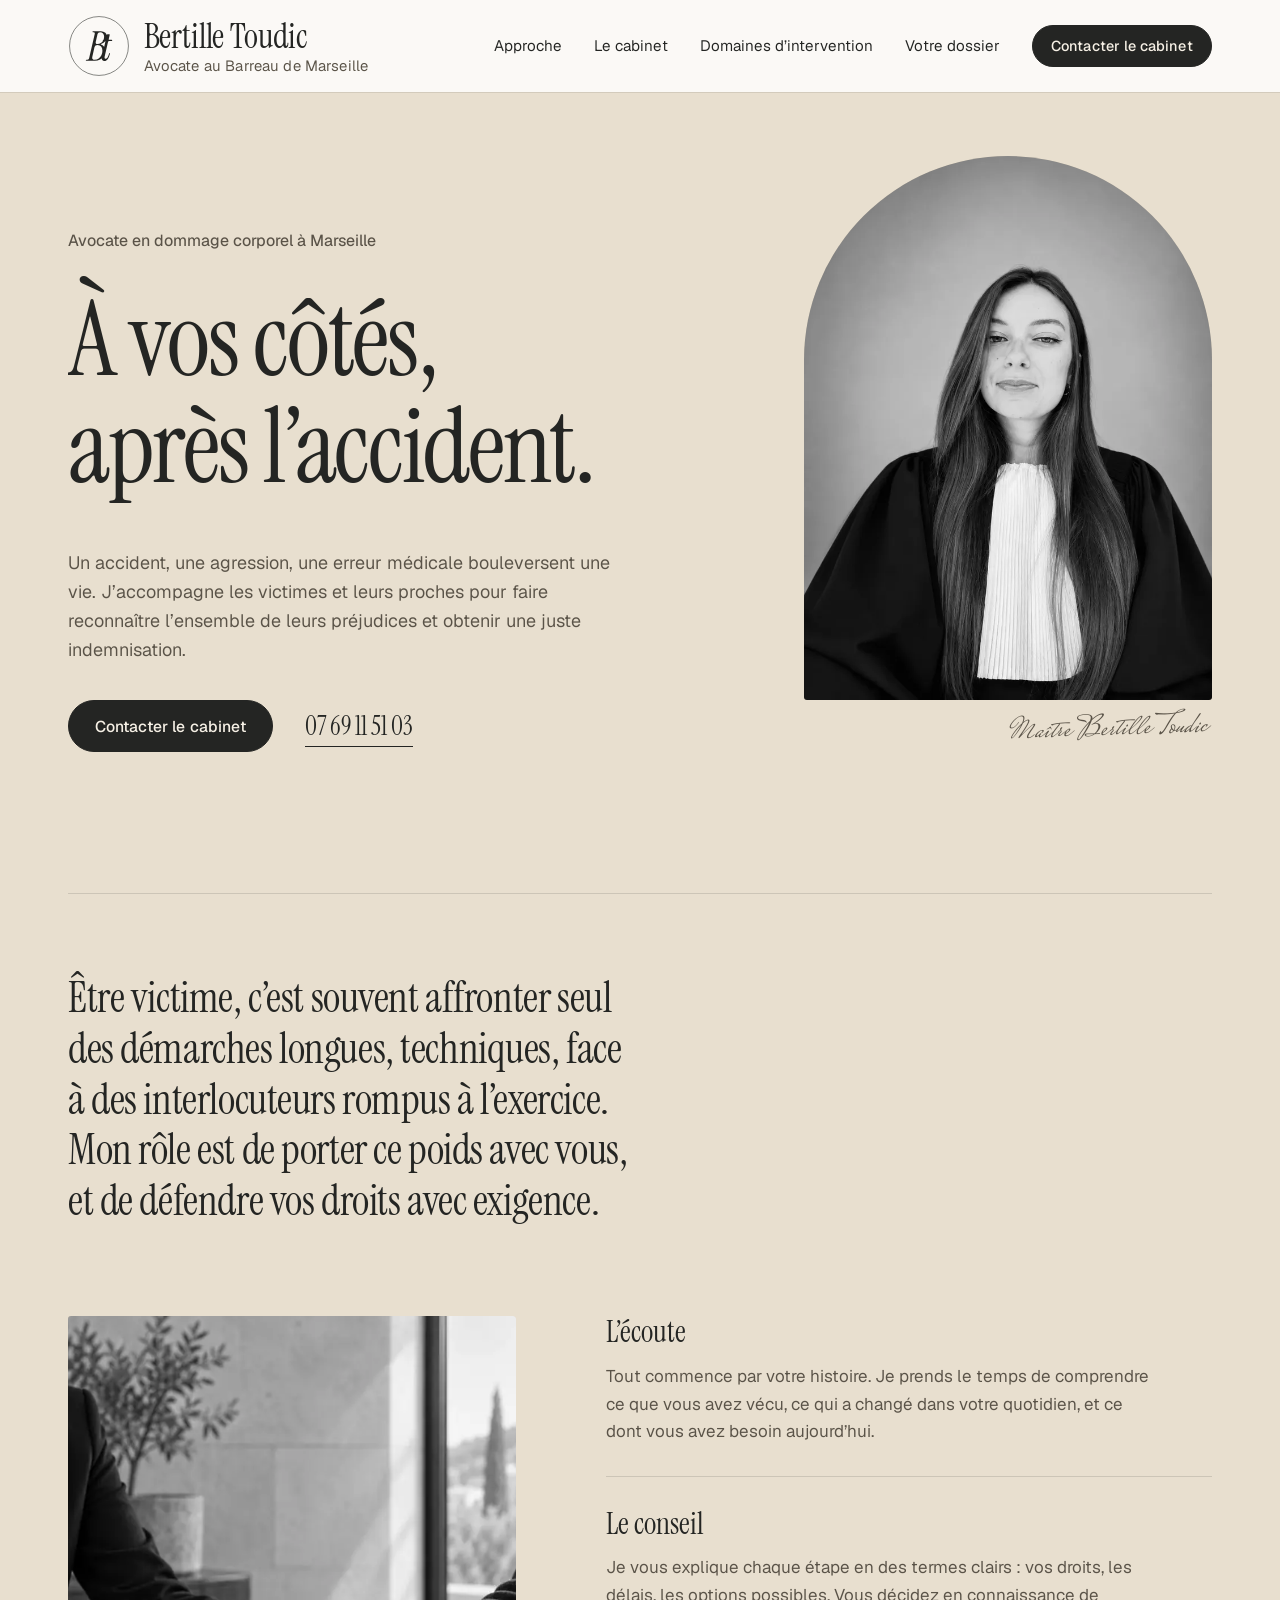
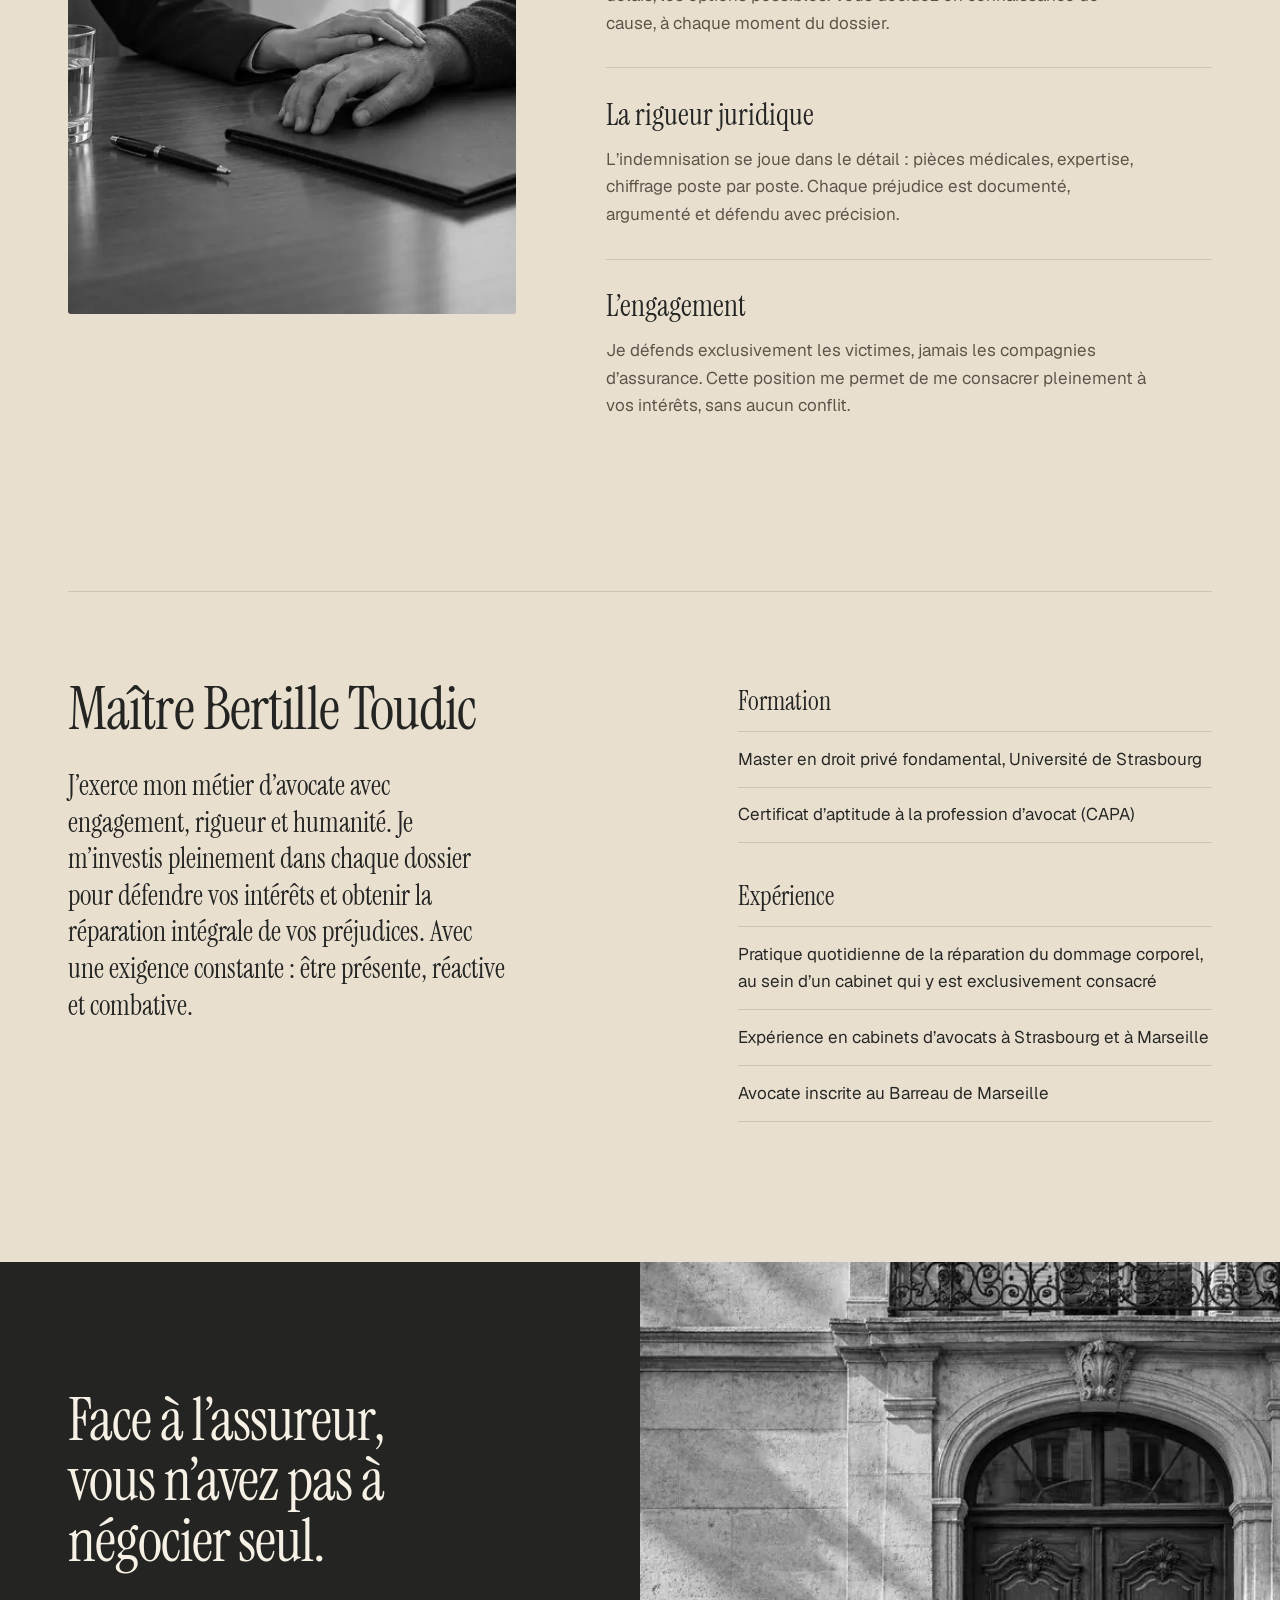
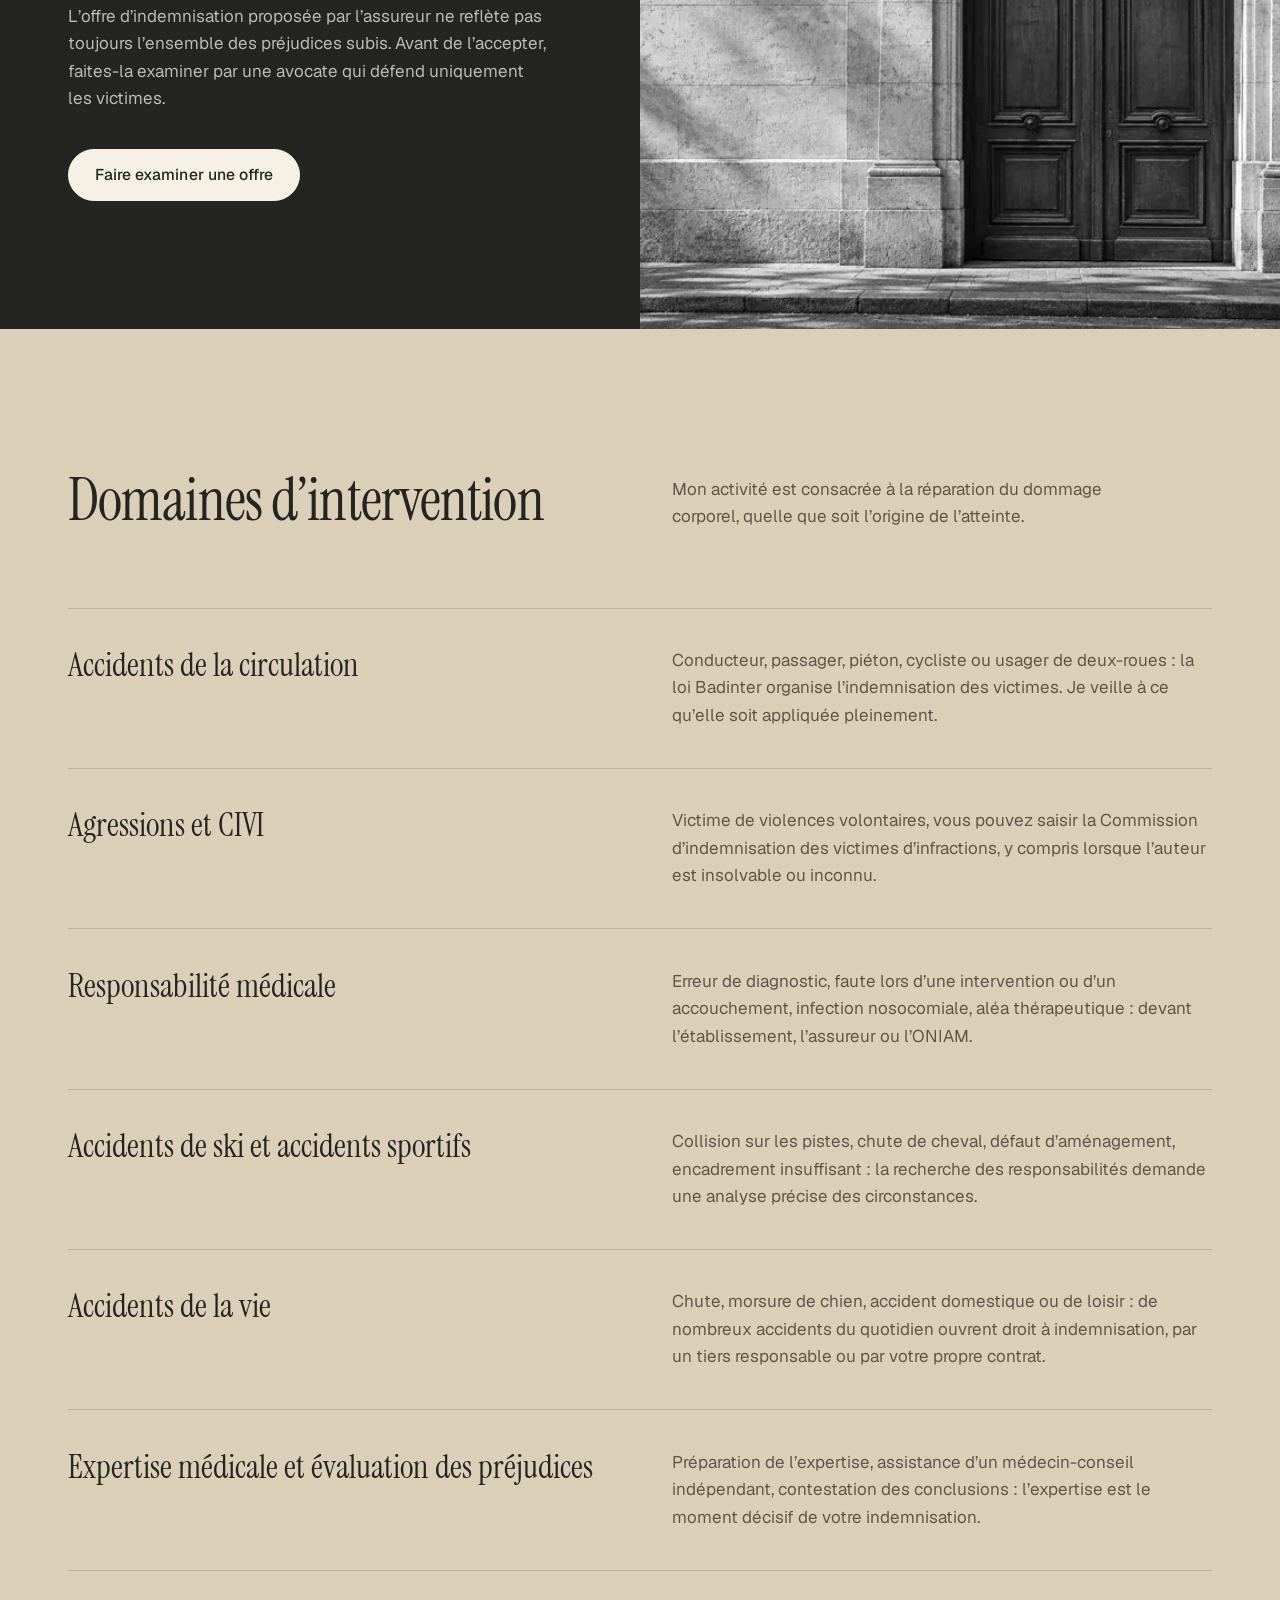
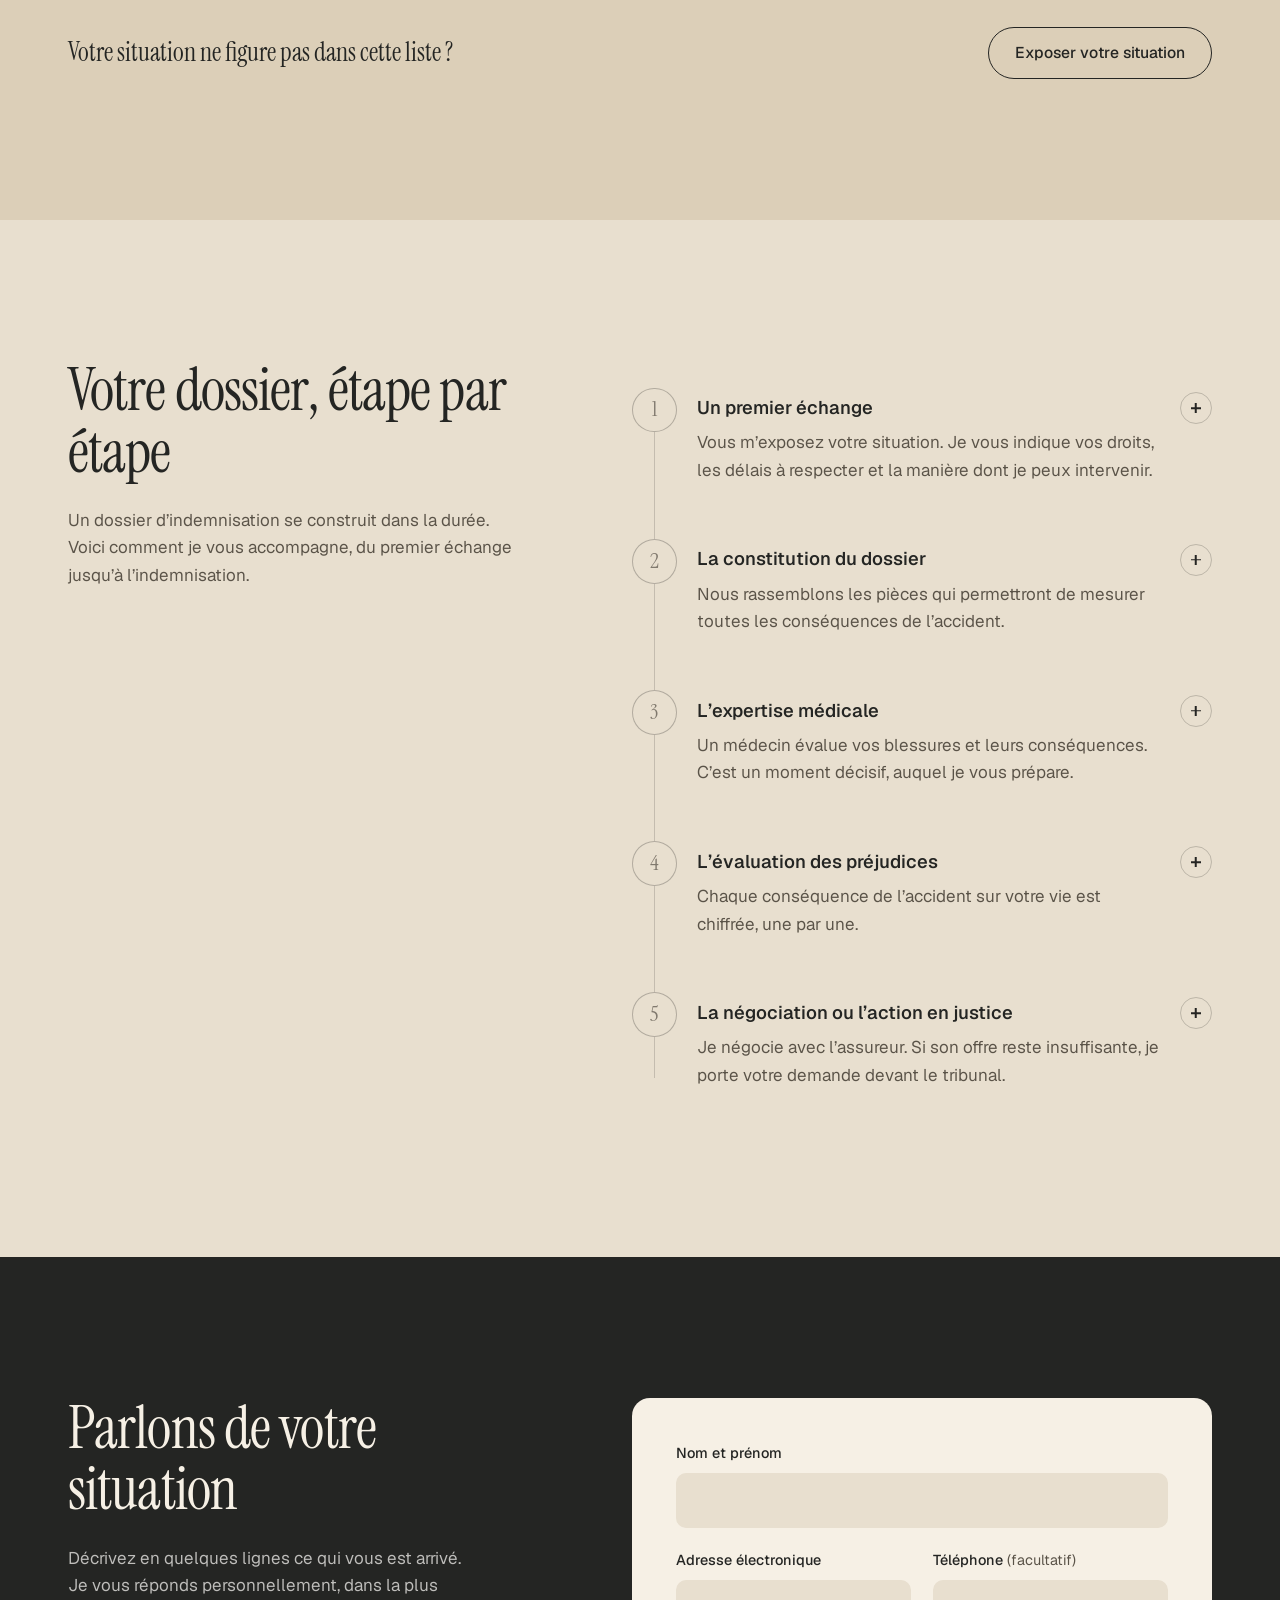
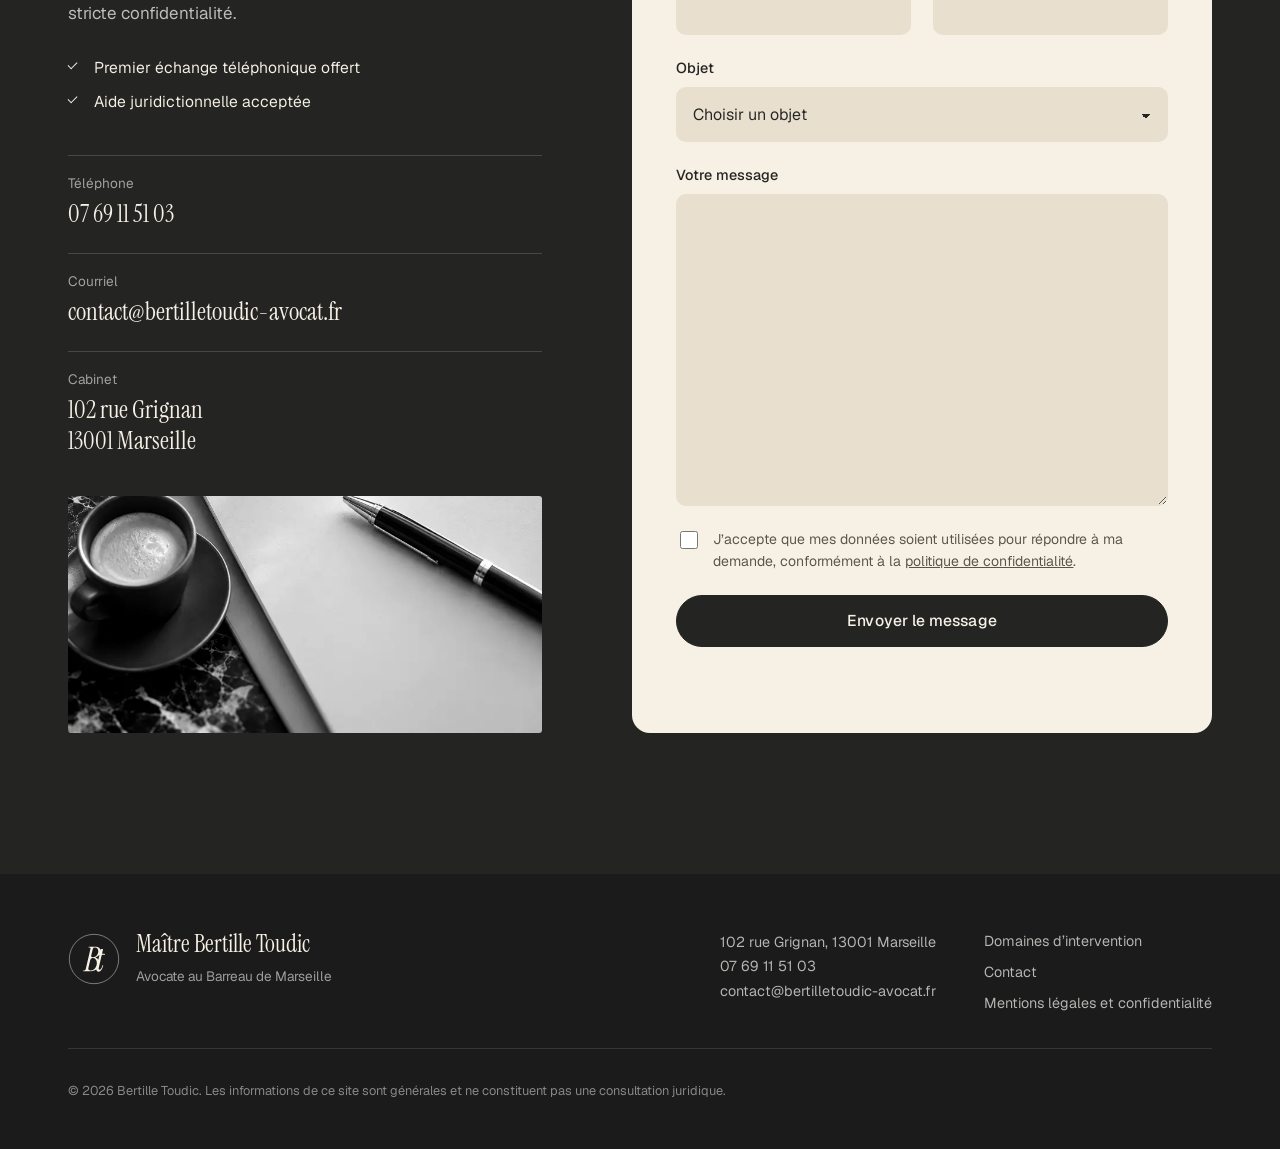
<file: index.html>
<!DOCTYPE html>
<html lang="fr">
<head>
  <meta charset="utf-8">
  <meta name="viewport" content="width=device-width, initial-scale=1">
  <meta name="theme-color" content="#fbfaf7">
  <title>Avocate en dommage corporel à Marseille | Me Bertille Toudic</title>
  <meta name="description" content="Maître Bertille Toudic, avocate au Barreau de Marseille, accompagne les victimes d’accidents de la route, d’agressions, d’accidents médicaux et d’accidents de la vie dans l’indemnisation de leur dommage corporel.">
  <link rel="canonical" href="https://www.bertilletoudic-avocat.fr/"><!-- À VALIDER : nom de domaine définitif -->
  <meta name="robots" content="noindex, nofollow"><!-- Phase de développement : à retirer à la mise en ligne -->

  <meta property="og:type" content="website">
  <meta property="og:locale" content="fr_FR">
  <meta property="og:title" content="Me Bertille Toudic, avocate en dommage corporel à Marseille">
  <meta property="og:description" content="Écoute, conseil et rigueur juridique au service des victimes et de leur indemnisation.">
  <meta property="og:image" content="assets/img/bertille-toudic-avocate-1200.jpg">

  <link rel="preload" href="assets/fonts/instrument-serif-latin-400-normal.woff2" as="font" type="font/woff2" crossorigin>
  <link rel="preload" href="assets/fonts/geist-latin-wght-normal.woff2" as="font" type="font/woff2" crossorigin>
  <link rel="icon" href="favicon.svg" type="image/svg+xml">
  <link rel="icon" href="favicon-32.png" sizes="32x32" type="image/png">
  <link rel="apple-touch-icon" href="apple-touch-icon.png">
  <link rel="stylesheet" href="assets/css/style.css?v=6">
  <script>document.documentElement.classList.add("js");</script>

  <script type="application/ld+json">
  {
    "@context": "https://schema.org",
    "@type": "LegalService",
    "name": "Maître Bertille Toudic, avocate",
    "description": "Avocate au Barreau de Marseille intervenant en réparation du dommage corporel et indemnisation des victimes.",
    "image": "assets/img/bertille-toudic-avocate-1200.jpg",
    "telephone": "+33769115103",
    "email": "contact@bertilletoudic-avocat.fr",
    "areaServed": { "@type": "City", "name": "Marseille" },
    "address": { "@type": "PostalAddress", "streetAddress": "102 rue Grignan", "postalCode": "13001", "addressLocality": "Marseille", "addressCountry": "FR" },
    "knowsAbout": ["Dommage corporel", "Accidents de la circulation", "Indemnisation des victimes d’agression (CIVI)", "Accidents de la vie", "Accidents de ski", "Responsabilité médicale", "Expertise médicale"],
    "employee": { "@type": "Person", "name": "Bertille Toudic", "jobTitle": "Avocate au Barreau de Marseille" }
  }
  </script>
</head>
<body>
  <a class="skip" href="#contenu">Aller au contenu</a>

  <header class="site-header" data-header>
    <div class="wrap header-inner">
      <a class="brand" href="#top" aria-label="Me Bertille Toudic, accueil">
        <svg class="brand-mark" viewBox="0 0 100 100" aria-hidden="true" focusable="false"><circle cx="50" cy="50" r="47.5" fill="none" stroke="currentColor" stroke-opacity=".55" stroke-width="1.6"/><path fill="currentColor" d="M29.57 73.76Q28.65 73.76 28.65 73.1Q28.65 72.37 29.97 72.18L31.29 71.98Q32.74 71.78 33.27 71.28Q33.8 70.79 34.13 69.4L43.1 30.6Q43.43 29.28 43.1 28.78Q42.77 28.29 41.45 28.02L40.13 27.76Q39.27 27.56 39.27 27.03Q39.27 26.24 40.46 26.24H53.07Q57.49 26.24 60.26 28.68Q63.03 31.12 63.03 35.02Q63.03 38.71 60.39 42.01Q57.75 45.31 53.33 46.83Q53 46.9 53 47.13Q53 47.36 53.33 47.49Q56.77 48.75 58.55 51.52Q60.33 54.29 60.33 57.99Q60.33 62.34 58.02 65.94Q55.71 69.54 51.78 71.65Q47.86 73.76 43.04 73.76ZM47.66 46.63Q50.56 46.63 52.97 45.12Q55.38 43.6 56.83 40.99Q58.28 38.38 58.28 35.28Q58.28 31.78 56.53 29.84Q54.78 27.89 51.68 27.89Q48.25 27.89 47.66 30.53L44.82 43Q44.36 44.98 45.02 45.81Q45.68 46.63 47.66 46.63ZM43.23 72.11Q46.73 72.11 49.5 70.23Q52.28 68.35 53.89 65.05Q55.51 61.75 55.51 57.66Q55.51 53.17 53.43 50.73Q51.35 48.28 47.59 48.28Q43.5 48.28 42.77 51.78L39.14 67.56Q38.09 72.11 43.23 72.11ZM58.74 74.35Q56.5 74.35 55.25 72.57Q53.99 70.79 54.85 66.83L60.33 42.94Q60.53 41.95 59.54 41.95H57.03Q56.1 41.95 56.1 41.09Q56.1 40.63 56.44 40.36Q56.77 40.1 57.23 40.1H59.6Q61.12 40.1 61.38 38.71L62.97 31.65Q63.17 30.93 63.89 30.93H66.6Q67.52 30.93 67.33 31.78L65.67 39.11Q65.48 40.1 66.47 40.1H70.23Q71.35 40.1 71.35 40.96Q71.35 41.95 69.97 41.95H66.4Q64.95 41.95 64.62 43.33L59.07 67.49Q58.74 68.94 59.17 69.77Q59.6 70.59 60.66 70.59Q62.18 70.59 63.46 68.88Q64.75 67.16 66.2 62.34Q66.47 61.48 67.06 61.48Q67.52 61.48 67.66 61.88Q67.79 62.28 67.46 63.33Q66.2 67.82 64.72 70.2Q63.23 72.57 61.72 73.46Q60.2 74.35 58.74 74.35Z"/></svg>
        <span class="brand-text"><span class="brand-name">Bertille Toudic</span>
        <span class="brand-role">Avocate au Barreau de Marseille</span></span>
      </a>
      <nav class="nav" aria-label="Navigation principale">
        <button class="nav-toggle" type="button" aria-expanded="false" aria-controls="menu" data-nav-toggle>
          <span class="sr-only">Ouvrir le menu</span><span class="nav-toggle-bar"></span>
        </button>
        <ul id="menu" class="nav-list" data-nav-list>
          <li><a href="#approche">Approche</a></li>
          <li><a href="#a-propos">Le cabinet</a></li>
          <li><a href="#domaines">Domaines d’intervention</a></li>
          <li><a href="#methode">Votre dossier</a></li>
          <li class="nav-cta"><a class="btn btn-small" href="#contact">Contacter le cabinet</a></li>
        </ul>
      </nav>
    </div>
  </header>

  <main id="contenu">
    <!-- HERO -->
    <section class="hero" id="top">
      <div class="wrap hero-grid">
        <div class="hero-text">
          <h1>
            <span class="hero-kicker">Avocate en dommage corporel à Marseille</span>
            <span class="hero-title"><span class="line"><span>À vos côtés,</span></span><span class="line"><span>après l’accident.</span></span></span>
          </h1>
          <p class="hero-lede">Un accident, une agression, une erreur médicale bouleversent une vie. J’accompagne les victimes et leurs proches pour faire reconnaître l’ensemble de leurs préjudices et obtenir une juste indemnisation.</p>
          <div class="hero-actions">
            <a class="btn" href="#contact">Contacter le cabinet</a>
            <a class="link-phone" href="tel:+33769115103">07 69 11 51 03</a>
          </div>
        </div>
        <figure class="hero-portrait">
          <div class="portrait-frame">
            <picture>
              <source type="image/webp" srcset="assets/img/bertille-toudic-avocate-720.webp 720w, assets/img/bertille-toudic-avocate-1200.webp 1200w" sizes="(min-width: 960px) 40vw, 90vw">
              <img src="assets/img/bertille-toudic-avocate-1200.jpg" srcset="assets/img/bertille-toudic-avocate-720.jpg 720w, assets/img/bertille-toudic-avocate-1200.jpg 1200w" sizes="(min-width: 960px) 40vw, 90vw" width="1200" height="1600" alt="Portrait de Maître Bertille Toudic en robe d’avocate" fetchpriority="high">
            </picture>
          </div>
          <figcaption><span class="signature">Maître Bertille Toudic</span></figcaption>
        </figure>
      </div>
    </section>

    <!-- APPROCHE -->
    <section class="section approach" id="approche" aria-labelledby="approche-titre">
      <div class="wrap">
        <h2 id="approche-titre" class="statement reveal">Être victime, c’est souvent affronter seul des démarches longues, techniques, face à des interlocuteurs rompus à l’exercice. Mon rôle est de porter ce poids avec vous, et de défendre vos droits avec exigence.</h2>


        <div class="approach-body">
          <figure class="approach-photo reveal">
            <picture>
              <source type="image/webp" srcset="assets/img/soutien-640.webp 640w, assets/img/soutien-1024.webp 1024w" sizes="(min-width: 900px) 40vw, 92vw">
              <img src="assets/img/soutien-1024.jpg" srcset="assets/img/soutien-640.jpg 640w, assets/img/soutien-1024.jpg 1024w" sizes="(min-width: 900px) 40vw, 92vw" width="1024" height="1280" alt="Au cabinet, l’avocate pose une main rassurante sur celle de son client, posée sur un dossier" loading="lazy" decoding="async">
            </picture>
          </figure>
        <div class="values">
          <article class="value reveal">
            <h3>L’écoute</h3>
            <p>Tout commence par votre histoire. Je prends le temps de comprendre ce que vous avez vécu, ce qui a changé dans votre quotidien, et ce dont vous avez besoin aujourd’hui.</p>
          </article>
          <article class="value reveal">
            <h3>Le conseil</h3>
            <p>Je vous explique chaque étape en des termes clairs : vos droits, les délais, les options possibles. Vous décidez en connaissance de cause, à chaque moment du dossier.</p>
          </article>
          <article class="value reveal">
            <h3>La rigueur juridique</h3>
            <p>L’indemnisation se joue dans le détail : pièces médicales, expertise, chiffrage poste par poste. Chaque préjudice est documenté, argumenté et défendu avec précision.</p>
          </article>
          <article class="value reveal">
            <h3>L’engagement</h3>
            <p>Je défends exclusivement les victimes, jamais les compagnies d’assurance. Cette position me permet de me consacrer pleinement à vos intérêts, sans aucun conflit.</p>
          </article>
        </div>
        </div>
      </div>
    </section>

    <!-- À PROPOS -->
    <section class="section about" id="a-propos" aria-labelledby="apropos-titre">
      <div class="wrap about-grid">
        <div class="about-text reveal">
          <h2 id="apropos-titre">Maître Bertille Toudic</h2>
          <p class="about-lede">J’exerce mon métier d’avocate avec engagement, rigueur et humanité. Je m’investis pleinement dans chaque dossier pour défendre vos intérêts et obtenir la réparation intégrale de vos préjudices. Avec une exigence constante : être présente, réactive et combative.</p>
        </div>
        <div class="about-path reveal">
          <div class="cred">
            <p class="cred-title">Formation</p>
            <ul class="cred-list">
              <li>Master en droit privé fondamental, Université de Strasbourg</li>
              <li>Certificat d’aptitude à la profession d’avocat (CAPA)</li>
            </ul>
          </div>
          <div class="cred">
            <p class="cred-title">Expérience</p>
            <ul class="cred-list">
              <li>Pratique quotidienne de la réparation du dommage corporel, au sein d’un cabinet qui y est exclusivement consacré</li>
              <li>Expérience en cabinets d’avocats à Strasbourg et à Marseille</li>
              <li>Avocate inscrite au Barreau de Marseille</li>
            </ul>
          </div>
        </div>
      </div>
    </section>

    <!-- BANDEAU -->
    <section class="band" aria-label="Engagement du cabinet">
      <div class="band-inner reveal">
        <p class="band-quote">Face à l’assureur, vous n’avez pas à négocier seul.</p>
        <p class="band-text">L’offre d’indemnisation proposée par l’assureur ne reflète pas toujours l’ensemble des préjudices subis. Avant de l’accepter, faites-la examiner par une avocate qui défend uniquement les victimes.</p>
        <a class="btn btn-light" href="#contact" data-objet="Offre d’indemnisation de l’assureur">Faire examiner une offre</a>
      </div>
      <figure class="band-photo">
        <picture>
          <source type="image/webp" srcset="assets/img/porte-pierre-800.webp 800w, assets/img/porte-pierre-1280.webp 1280w" sizes="(min-width: 900px) 50vw, 100vw">
          <img src="assets/img/porte-pierre-1280.jpg" srcset="assets/img/porte-pierre-800.jpg 800w, assets/img/porte-pierre-1280.jpg 1280w" sizes="(min-width: 900px) 50vw, 100vw" width="1280" height="960" alt="Porte cochère cintrée dans une façade en pierre de taille" loading="lazy" decoding="async">
        </picture>
      </figure>
    </section>

    <!-- DOMAINES -->
    <section class="section domains" id="domaines" aria-labelledby="domaines-titre">
      <div class="wrap">
        <div class="section-head reveal">
          <h2 id="domaines-titre">Domaines d’intervention</h2>
          <p>Mon activité est consacrée à la réparation du dommage corporel, quelle que soit l’origine de l’atteinte.</p>
        </div>
        <ul class="domain-list">
          <li class="domain reveal">
            <h3>Accidents de la circulation</h3>
            <p>Conducteur, passager, piéton, cycliste ou usager de deux-roues : la loi Badinter organise l’indemnisation des victimes. Je veille à ce qu’elle soit appliquée pleinement.</p>
          </li>
          <li class="domain reveal">
            <h3>Agressions et CIVI</h3>
            <p>Victime de violences volontaires, vous pouvez saisir la Commission d’indemnisation des victimes d’infractions, y compris lorsque l’auteur est insolvable ou inconnu.</p>
          </li>
          <li class="domain reveal">
            <h3>Responsabilité médicale</h3>
            <p>Erreur de diagnostic, faute lors d’une intervention ou d’un accouchement, infection nosocomiale, aléa thérapeutique : devant l’établissement, l’assureur ou l’ONIAM.</p>
          </li>
          <li class="domain reveal">
            <h3>Accidents de ski et accidents sportifs</h3>
            <p>Collision sur les pistes, chute de cheval, défaut d’aménagement, encadrement insuffisant : la recherche des responsabilités demande une analyse précise des circonstances.</p>
          </li>
          <li class="domain reveal">
            <h3>Accidents de la vie</h3>
            <p>Chute, morsure de chien, accident domestique ou de loisir : de nombreux accidents du quotidien ouvrent droit à indemnisation, par un tiers responsable ou par votre propre contrat.</p>
          </li>
          <li class="domain reveal">
            <h3>Expertise médicale et évaluation des préjudices</h3>
            <p>Préparation de l’expertise, assistance d’un médecin-conseil indépendant, contestation des conclusions : l’expertise est le moment décisif de votre indemnisation.</p>
          </li>
        </ul>
        <div class="domains-cta reveal">
          <p>Votre situation ne figure pas dans cette liste ?</p>
          <a class="btn btn-ghost" href="#contact">Exposer votre situation</a>
        </div>
      </div>
    </section>

    <!-- MÉTHODE -->
    <section class="section method" id="methode" aria-labelledby="methode-titre">
      <div class="wrap method-grid">
        <div class="method-head reveal">
          <h2 id="methode-titre">Votre dossier, étape par étape</h2>
          <p>Un dossier d’indemnisation se construit dans la durée. Voici comment je vous accompagne, du premier échange jusqu’à l’indemnisation.</p>
        </div>
        <ol class="steps" data-steps>
          <li class="step reveal" data-step>
            <details>
              <summary>
                <span class="step-num" aria-hidden="true">1</span>
                <span class="step-head">
                  <h3>Un premier échange</h3>
                  <span class="step-sum">Vous m’exposez votre situation. Je vous indique vos droits, les délais à respecter et la manière dont je peux intervenir.</span>
                </span>
                <span class="step-toggle" aria-hidden="true"></span>
              </summary>
              <div class="step-body">
                <div class="roles">
                  <div class="role"><p class="role-who">Vous</p><p>Vous me racontez ce qui s’est passé, avec vos mots, et vous apportez les documents que vous avez déjà.</p></div>
                  <div class="role"><p class="role-who">Moi</p><p>Je vous écoute, je vous explique vos droits simplement et je vous remets une convention d’honoraires claire, avant tout engagement.</p></div>
                </div>
              </div>
            </details>
          </li>
          <li class="step reveal" data-step>
            <details>
              <summary>
                <span class="step-num" aria-hidden="true">2</span>
                <span class="step-head">
                  <h3>La constitution du dossier</h3>
                  <span class="step-sum">Nous rassemblons les pièces qui permettront de mesurer toutes les conséquences de l’accident.</span>
                </span>
                <span class="step-toggle" aria-hidden="true"></span>
              </summary>
              <div class="step-body">
                <div class="roles">
                  <div class="role"><p class="role-who">Vous</p><p>Vous réunissez les documents en votre possession.</p></div>
                  <div class="role"><p class="role-who">Moi</p><p>Je réclame les pièces qui manquent, comme votre dossier médical, et j’organise l’ensemble.</p></div>
                </div>
              </div>
            </details>
          </li>
          <li class="step reveal" data-step>
            <details>
              <summary>
                <span class="step-num" aria-hidden="true">3</span>
                <span class="step-head">
                  <h3>L’expertise médicale</h3>
                  <span class="step-sum">Un médecin évalue vos blessures et leurs conséquences. C’est un moment décisif, auquel je vous prépare.</span>
                </span>
                <span class="step-toggle" aria-hidden="true"></span>
              </summary>
              <div class="step-body">
                <div class="roles">
                  <div class="role"><p class="role-who">Vous</p><p>Vous vous rendez à l’expertise et vous décrivez honnêtement votre quotidien depuis l’accident.</p></div>
                  <div class="role"><p class="role-who">Moi</p><p>Je vous explique à l’avance comment elle se déroule. Le jour venu, je suis présente avec un médecin qui défend vos intérêts, puis je vérifie le rapport.</p></div>
                </div>
              </div>
            </details>
          </li>
          <li class="step reveal" data-step>
            <details>
              <summary>
                <span class="step-num" aria-hidden="true">4</span>
                <span class="step-head">
                  <h3>L’évaluation des préjudices</h3>
                  <span class="step-sum">Chaque conséquence de l’accident sur votre vie est chiffrée, une par une.</span>
                </span>
                <span class="step-toggle" aria-hidden="true"></span>
              </summary>
              <div class="step-body">
                <div class="roles">
                  <div class="role"><p class="role-who">Vous</p><p>Vous me signalez tout ce qui a changé : votre travail, vos loisirs, l’aide de vos proches.</p></div>
                  <div class="role"><p class="role-who">Moi</p><p>Je chiffre chaque préjudice et je rassemble les justificatifs.</p></div>
                </div>
                <div class="postes">
                  <p class="extra-title">Quelques exemples de préjudices indemnisables</p>
                  <ul>
                    <li><strong>Les souffrances endurées</strong><span>la douleur physique et morale subie</span></li>
                    <li><strong>Les pertes de revenus</strong><span>le salaire ou les revenus perdus</span></li>
                    <li><strong>Les frais restés à votre charge</strong><span>soins, déplacements, équipements</span></li>
                    <li><strong>L’aide d’une tierce personne</strong><span>l’aide apportée par un proche ou un professionnel</span></li>
                    <li><strong>Le déficit fonctionnel</strong><span>les gênes dans votre vie de tous les jours</span></li>
                    <li><strong>Le préjudice esthétique</strong><span>les cicatrices ou séquelles visibles</span></li>
                    <li><strong>Le préjudice d’agrément</strong><span>un sport ou un loisir que vous ne pouvez plus pratiquer</span></li>
                  </ul>
                  <p class="extra-note">Beaucoup de victimes découvrent qu’elles ont droit à bien plus que ce qu’elles imaginaient.</p>
                </div>
              </div>
            </details>
          </li>
          <li class="step reveal" data-step>
            <details>
              <summary>
                <span class="step-num" aria-hidden="true">5</span>
                <span class="step-head">
                  <h3>La négociation ou l’action en justice</h3>
                  <span class="step-sum">Je négocie avec l’assureur. Si son offre reste insuffisante, je porte votre demande devant le tribunal.</span>
                </span>
                <span class="step-toggle" aria-hidden="true"></span>
              </summary>
              <div class="step-body">
                <div class="roles">
                  <div class="role"><p class="role-who">Vous</p><p>Vous gardez la décision finale : aucune offre n’est acceptée sans votre accord.</p></div>
                  <div class="role"><p class="role-who">Moi</p><p>Je discute chaque montant avec l’assureur. Si nécessaire, je saisis le tribunal ou la commission compétente.</p></div>
                </div>
              </div>
            </details>
          </li>
        </ol>
      </div>
    </section>

    <!-- CONTACT -->
    <section class="contact" id="contact" aria-labelledby="contact-titre">
      <div class="wrap contact-grid">
        <div class="contact-info reveal">
          <h2 id="contact-titre">Parlons de votre situation</h2>
          <p>Décrivez en quelques lignes ce qui vous est arrivé. Je vous réponds personnellement, dans la plus stricte confidentialité.</p>
          <ul class="reassure">
            <li>Premier échange téléphonique offert</li>
            <li>Aide juridictionnelle acceptée</li>
          </ul>
          <dl class="coords">
            <div><dt>Téléphone</dt><dd><a href="tel:+33769115103">07 69 11 51 03</a></dd></div>
            <div><dt>Courriel</dt><dd><a href="mailto:contact@bertilletoudic-avocat.fr">contact@bertilletoudic-avocat.fr</a></dd></div>
            <div><dt>Cabinet</dt><dd>102 rue Grignan<br>13001 Marseille</dd></div>
          </dl>
        </div>

          <figure class="contact-photo reveal">
            <picture>
              <source type="image/webp" srcset="assets/img/cafe-entretien-800.webp 800w, assets/img/cafe-entretien-1172.webp 1172w" sizes="(min-width: 900px) 40vw, 92vw">
              <img src="assets/img/cafe-entretien-1172.jpg" srcset="assets/img/cafe-entretien-800.jpg 800w, assets/img/cafe-entretien-1172.jpg 1172w" sizes="(min-width: 900px) 40vw, 92vw" width="1172" height="642" alt="Une tasse de café et un stylo posés sur un dossier, sur une table en marbre" loading="lazy" decoding="async">
            </picture>
          </figure>
        <form class="form reveal" data-form novalidate>
          <div class="field">
            <label for="f-nom">Nom et prénom</label>
            <input id="f-nom" name="nom" type="text" autocomplete="name" required>
          </div>
          <div class="field-row">
            <div class="field">
              <label for="f-email">Adresse électronique</label>
              <input id="f-email" name="email" type="email" autocomplete="email" required>
            </div>
            <div class="field">
              <label for="f-tel">Téléphone <span class="optional">(facultatif)</span></label>
              <input id="f-tel" name="telephone" type="tel" autocomplete="tel">
            </div>
          </div>
          <div class="field">
            <label for="f-objet">Objet</label>
            <select id="f-objet" name="objet" required>
              <option value="">Choisir un objet</option>
              <option>Accident de la circulation</option>
              <option>Agression, saisine de la CIVI</option>
              <option>Responsabilité médicale</option>
              <option>Accident de ski ou accident sportif</option>
              <option>Accident de la vie</option>
              <option>Expertise médicale</option>
              <option>Offre d’indemnisation de l’assureur</option>
              <option>Autre demande</option>
            </select>
          </div>
          <div class="field field-message">
            <label for="f-message">Votre message</label>
            <textarea id="f-message" name="message" rows="5" required></textarea>
          </div>
          <div class="field-check">
            <input id="f-rgpd" name="consentement" type="checkbox" required>
            <label for="f-rgpd">J’accepte que mes données soient utilisées pour répondre à ma demande, conformément à la <a href="mentions-legales.html#donnees">politique de confidentialité</a>.</label>
          </div>
          <button class="btn btn-full" type="submit">Envoyer le message</button>
          <p class="form-status" role="status" aria-live="polite" data-form-status></p>
        </form>
      </div>
    </section>
  </main>

  <footer class="footer">
    <div class="wrap footer-inner">
      <div class="footer-brand"><svg class="footer-mark" viewBox="0 0 100 100" aria-hidden="true" focusable="false"><circle cx="50" cy="50" r="47.5" fill="none" stroke="currentColor" stroke-opacity=".55" stroke-width="1.6"/><path fill="currentColor" d="M29.57 73.76Q28.65 73.76 28.65 73.1Q28.65 72.37 29.97 72.18L31.29 71.98Q32.74 71.78 33.27 71.28Q33.8 70.79 34.13 69.4L43.1 30.6Q43.43 29.28 43.1 28.78Q42.77 28.29 41.45 28.02L40.13 27.76Q39.27 27.56 39.27 27.03Q39.27 26.24 40.46 26.24H53.07Q57.49 26.24 60.26 28.68Q63.03 31.12 63.03 35.02Q63.03 38.71 60.39 42.01Q57.75 45.31 53.33 46.83Q53 46.9 53 47.13Q53 47.36 53.33 47.49Q56.77 48.75 58.55 51.52Q60.33 54.29 60.33 57.99Q60.33 62.34 58.02 65.94Q55.71 69.54 51.78 71.65Q47.86 73.76 43.04 73.76ZM47.66 46.63Q50.56 46.63 52.97 45.12Q55.38 43.6 56.83 40.99Q58.28 38.38 58.28 35.28Q58.28 31.78 56.53 29.84Q54.78 27.89 51.68 27.89Q48.25 27.89 47.66 30.53L44.82 43Q44.36 44.98 45.02 45.81Q45.68 46.63 47.66 46.63ZM43.23 72.11Q46.73 72.11 49.5 70.23Q52.28 68.35 53.89 65.05Q55.51 61.75 55.51 57.66Q55.51 53.17 53.43 50.73Q51.35 48.28 47.59 48.28Q43.5 48.28 42.77 51.78L39.14 67.56Q38.09 72.11 43.23 72.11ZM58.74 74.35Q56.5 74.35 55.25 72.57Q53.99 70.79 54.85 66.83L60.33 42.94Q60.53 41.95 59.54 41.95H57.03Q56.1 41.95 56.1 41.09Q56.1 40.63 56.44 40.36Q56.77 40.1 57.23 40.1H59.6Q61.12 40.1 61.38 38.71L62.97 31.65Q63.17 30.93 63.89 30.93H66.6Q67.52 30.93 67.33 31.78L65.67 39.11Q65.48 40.1 66.47 40.1H70.23Q71.35 40.1 71.35 40.96Q71.35 41.95 69.97 41.95H66.4Q64.95 41.95 64.62 43.33L59.07 67.49Q58.74 68.94 59.17 69.77Q59.6 70.59 60.66 70.59Q62.18 70.59 63.46 68.88Q64.75 67.16 66.2 62.34Q66.47 61.48 67.06 61.48Q67.52 61.48 67.66 61.88Q67.79 62.28 67.46 63.33Q66.2 67.82 64.72 70.2Q63.23 72.57 61.72 73.46Q60.2 74.35 58.74 74.35Z"/></svg><p class="footer-name">Maître Bertille Toudic<br><span>Avocate au Barreau de Marseille</span></p></div>
      <address class="footer-coords">
        102 rue Grignan, 13001 Marseille<br>
        <a href="tel:+33769115103">07 69 11 51 03</a><br>
        <a href="mailto:contact@bertilletoudic-avocat.fr">contact@bertilletoudic-avocat.fr</a>
      </address>
      <ul class="footer-links">
        <li><a href="#domaines">Domaines d’intervention</a></li>
        <li><a href="#contact">Contact</a></li>
        <li><a href="mentions-legales.html">Mentions légales et confidentialité</a></li>
      </ul>
      <p class="footer-copy">© 2026 Bertille Toudic. Les informations de ce site sont générales et ne constituent pas une consultation juridique.</p>
    </div>
  </footer>

  <!-- Barre de contact mobile -->
  <div class="mobile-bar" data-mobile-bar>
    <a href="tel:+33769115103">Appeler</a>
    <a href="#contact">Écrire</a>
  </div>

  <script src="assets/js/main.js" defer></script>
</body>
</html>
</file>
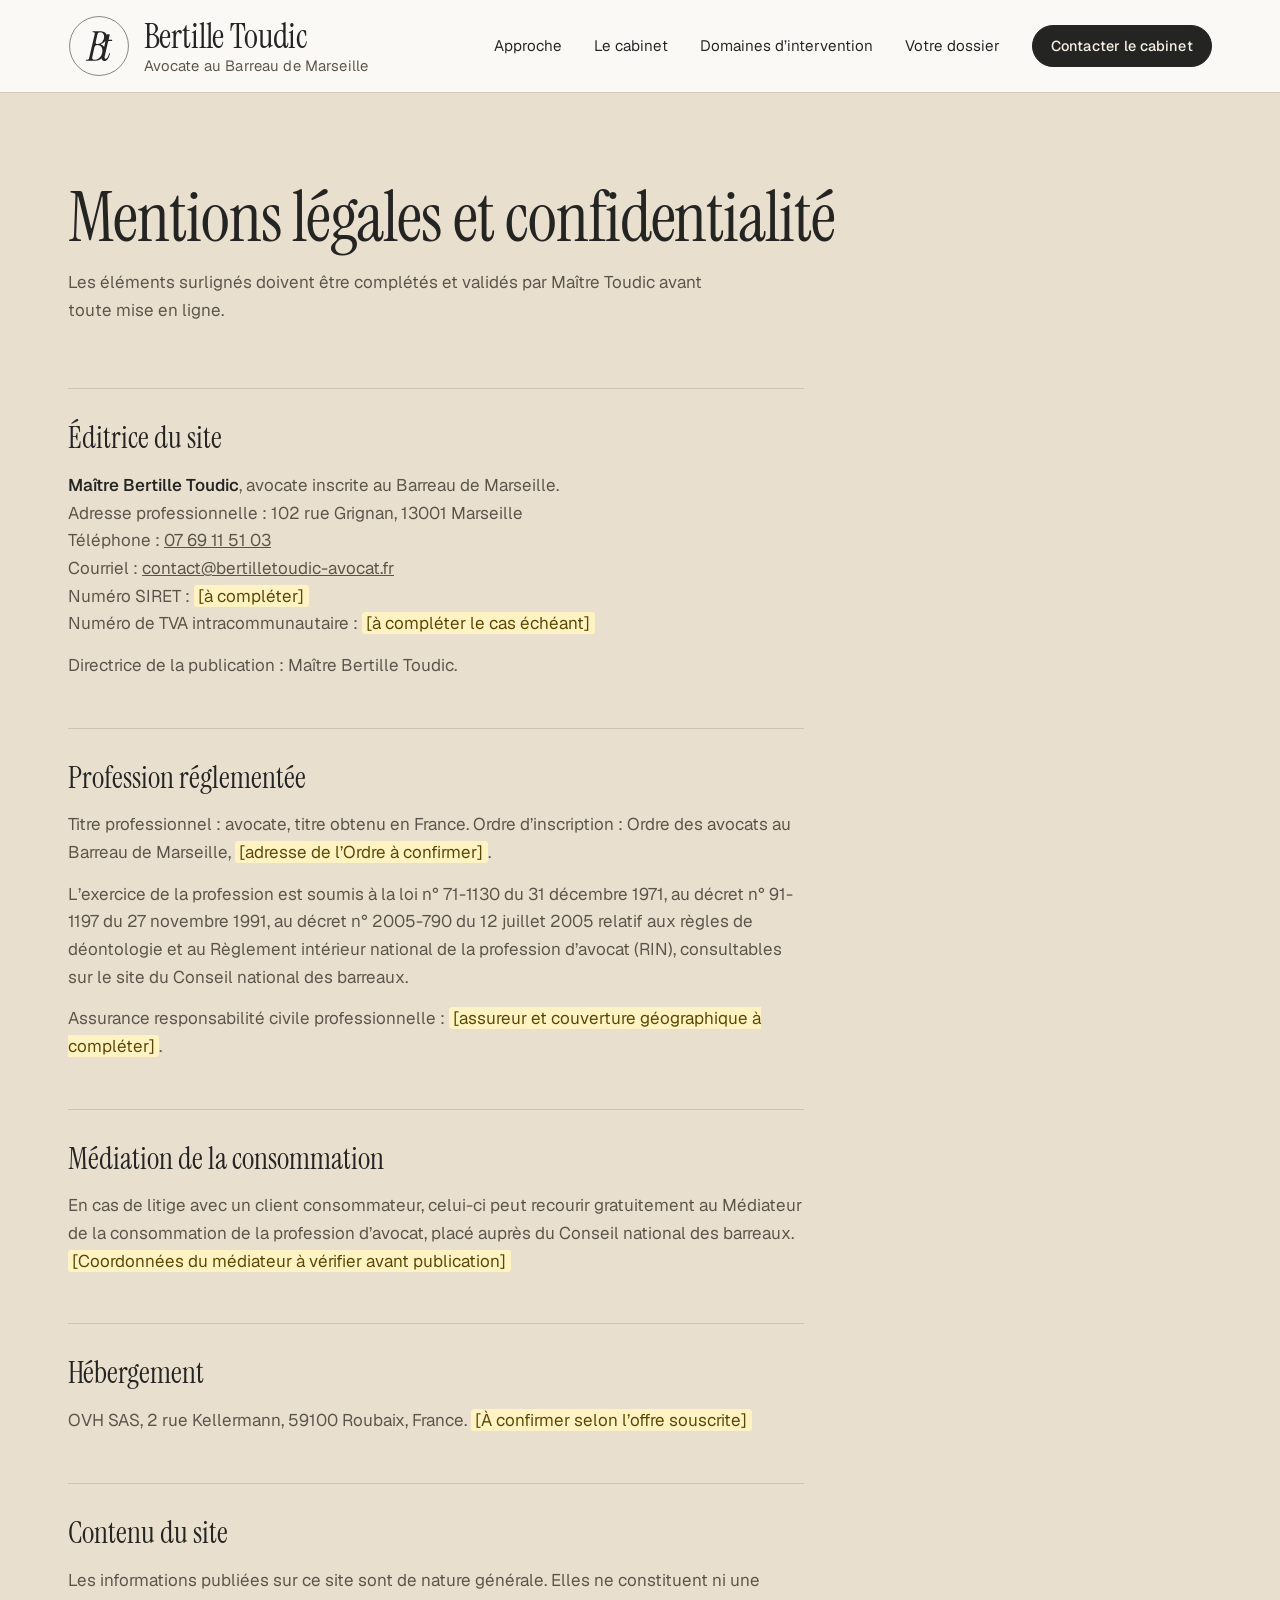
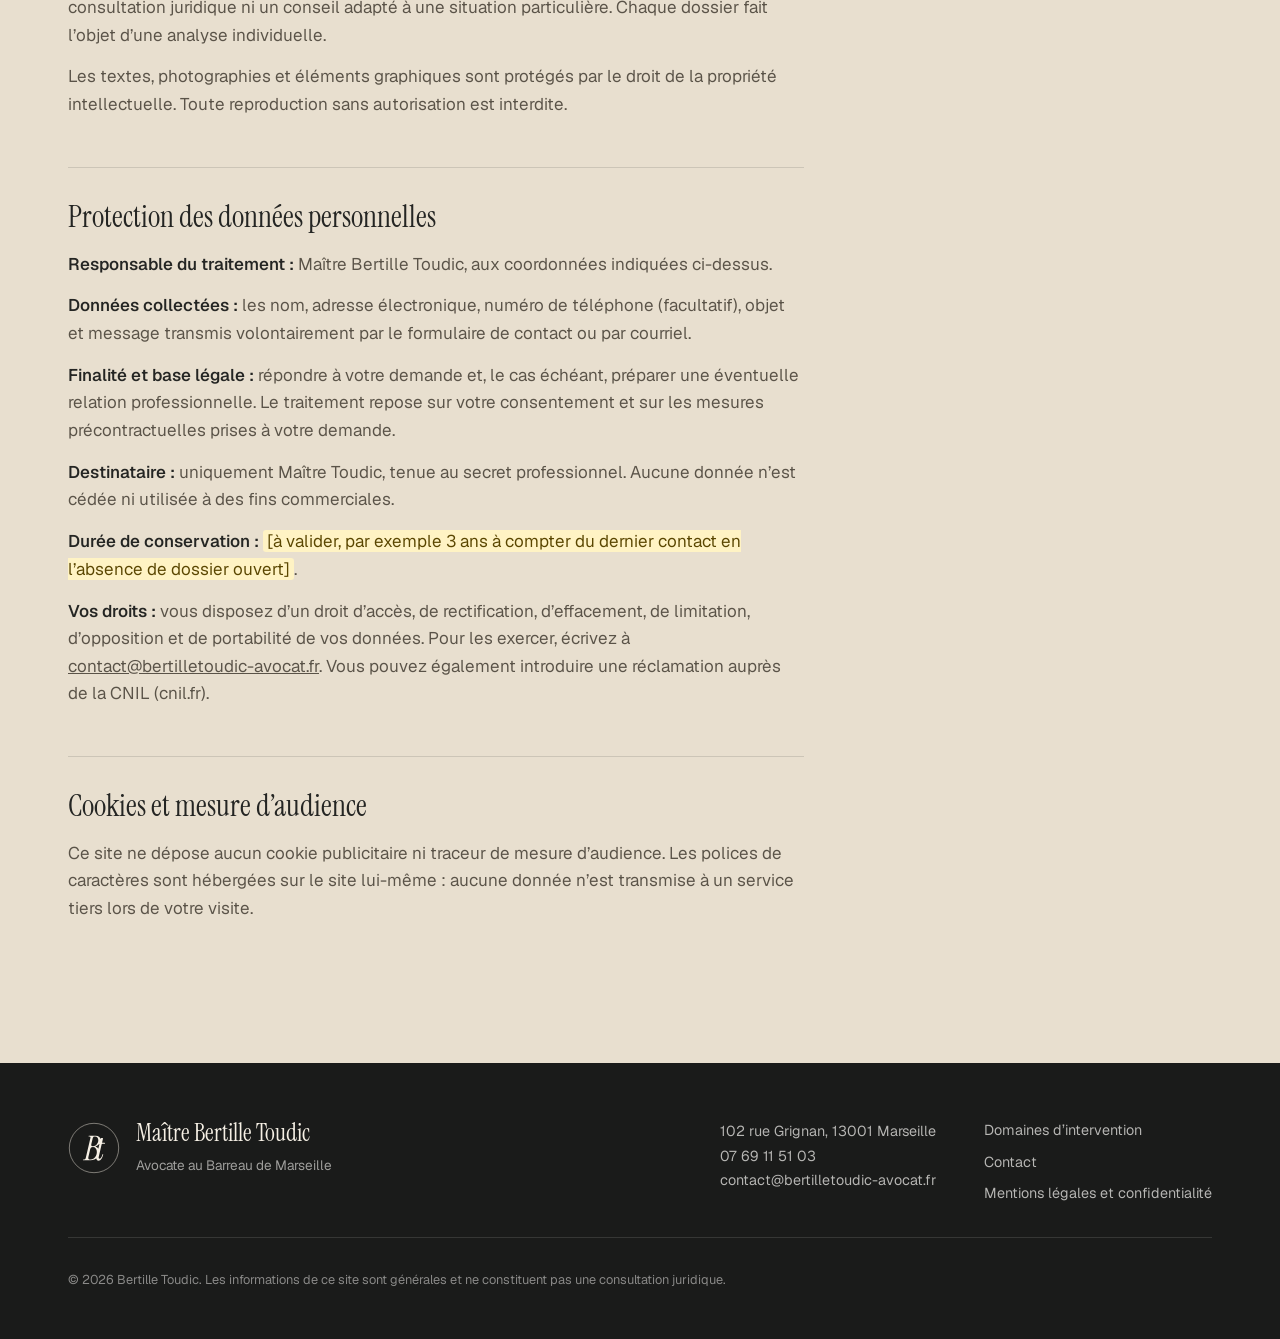
<file: mentions-legales.html>
<!DOCTYPE html>
<html lang="fr">
<head>
  <meta charset="utf-8">
  <meta name="viewport" content="width=device-width, initial-scale=1">
  <meta name="theme-color" content="#fbfaf7">
  <title>Mentions légales et confidentialité | Me Bertille Toudic, avocate à Marseille</title>
  <meta name="description" content="Mentions légales, informations professionnelles et politique de confidentialité du site de Maître Bertille Toudic, avocate au Barreau de Marseille.">
  <meta name="robots" content="noindex, nofollow"><!-- Phase de développement : à retirer à la mise en ligne -->
  <link rel="icon" href="favicon.svg" type="image/svg+xml">
  <link rel="icon" href="favicon-32.png" sizes="32x32" type="image/png">
  <link rel="apple-touch-icon" href="apple-touch-icon.png">
  <link rel="stylesheet" href="assets/css/style.css?v=6">
  <script>document.documentElement.classList.add("js");</script>
</head>
<body>
  <a class="skip" href="#contenu">Aller au contenu</a>
  <header class="site-header" data-header>
    <div class="wrap header-inner">
      <a class="brand" href="index.html" aria-label="Me Bertille Toudic, accueil">
        <svg class="brand-mark" viewBox="0 0 100 100" aria-hidden="true" focusable="false"><circle cx="50" cy="50" r="47.5" fill="none" stroke="currentColor" stroke-opacity=".55" stroke-width="1.6"/><path fill="currentColor" d="M29.57 73.76Q28.65 73.76 28.65 73.1Q28.65 72.37 29.97 72.18L31.29 71.98Q32.74 71.78 33.27 71.28Q33.8 70.79 34.13 69.4L43.1 30.6Q43.43 29.28 43.1 28.78Q42.77 28.29 41.45 28.02L40.13 27.76Q39.27 27.56 39.27 27.03Q39.27 26.24 40.46 26.24H53.07Q57.49 26.24 60.26 28.68Q63.03 31.12 63.03 35.02Q63.03 38.71 60.39 42.01Q57.75 45.31 53.33 46.83Q53 46.9 53 47.13Q53 47.36 53.33 47.49Q56.77 48.75 58.55 51.52Q60.33 54.29 60.33 57.99Q60.33 62.34 58.02 65.94Q55.71 69.54 51.78 71.65Q47.86 73.76 43.04 73.76ZM47.66 46.63Q50.56 46.63 52.97 45.12Q55.38 43.6 56.83 40.99Q58.28 38.38 58.28 35.28Q58.28 31.78 56.53 29.84Q54.78 27.89 51.68 27.89Q48.25 27.89 47.66 30.53L44.82 43Q44.36 44.98 45.02 45.81Q45.68 46.63 47.66 46.63ZM43.23 72.11Q46.73 72.11 49.5 70.23Q52.28 68.35 53.89 65.05Q55.51 61.75 55.51 57.66Q55.51 53.17 53.43 50.73Q51.35 48.28 47.59 48.28Q43.5 48.28 42.77 51.78L39.14 67.56Q38.09 72.11 43.23 72.11ZM58.74 74.35Q56.5 74.35 55.25 72.57Q53.99 70.79 54.85 66.83L60.33 42.94Q60.53 41.95 59.54 41.95H57.03Q56.1 41.95 56.1 41.09Q56.1 40.63 56.44 40.36Q56.77 40.1 57.23 40.1H59.6Q61.12 40.1 61.38 38.71L62.97 31.65Q63.17 30.93 63.89 30.93H66.6Q67.52 30.93 67.33 31.78L65.67 39.11Q65.48 40.1 66.47 40.1H70.23Q71.35 40.1 71.35 40.96Q71.35 41.95 69.97 41.95H66.4Q64.95 41.95 64.62 43.33L59.07 67.49Q58.74 68.94 59.17 69.77Q59.6 70.59 60.66 70.59Q62.18 70.59 63.46 68.88Q64.75 67.16 66.2 62.34Q66.47 61.48 67.06 61.48Q67.52 61.48 67.66 61.88Q67.79 62.28 67.46 63.33Q66.2 67.82 64.72 70.2Q63.23 72.57 61.72 73.46Q60.2 74.35 58.74 74.35Z"/></svg>
        <span class="brand-text"><span class="brand-name">Bertille Toudic</span>
        <span class="brand-role">Avocate au Barreau de Marseille</span></span>
      </a>
      <nav class="nav" aria-label="Navigation principale">
        <button class="nav-toggle" type="button" aria-expanded="false" aria-controls="menu" data-nav-toggle>
          <span class="sr-only">Ouvrir le menu</span><span class="nav-toggle-bar"></span>
        </button>
        <ul id="menu" class="nav-list" data-nav-list>
          <li><a href="index.html#approche">Approche</a></li>
          <li><a href="index.html#a-propos">Le cabinet</a></li>
          <li><a href="index.html#domaines">Domaines d’intervention</a></li>
          <li><a href="index.html#methode">Votre dossier</a></li>
          <li class="nav-cta"><a class="btn btn-small" href="index.html#contact">Contacter le cabinet</a></li>
        </ul>
      </nav>
    </div>
  </header>

  <main id="contenu" class="legal">
    <div class="wrap">
      <h1>Mentions légales et confidentialité</h1>
      <p class="legal-intro">Les éléments surlignés doivent être complétés et validés par Maître Toudic avant toute mise en ligne.</p>

      <div class="legal-body">
        <h2>Éditrice du site</h2>
        <p><strong>Maître Bertille Toudic</strong>, avocate inscrite au Barreau de Marseille.<br>
        Adresse professionnelle : 102 rue Grignan, 13001 Marseille<br>
        Téléphone : <a href="tel:+33769115103">07 69 11 51 03</a><br>
        Courriel : <a href="mailto:contact@bertilletoudic-avocat.fr">contact@bertilletoudic-avocat.fr</a><br>
        Numéro SIRET : <span class="todo">[à compléter]</span><br>
        Numéro de TVA intracommunautaire : <span class="todo">[à compléter le cas échéant]</span></p>
        <p>Directrice de la publication : Maître Bertille Toudic.</p>

        <h2>Profession réglementée</h2>
        <p>Titre professionnel : avocate, titre obtenu en France. Ordre d’inscription : Ordre des avocats au Barreau de Marseille, <span class="todo">[adresse de l’Ordre à confirmer]</span>.</p>
        <p>L’exercice de la profession est soumis à la loi n° 71-1130 du 31 décembre 1971, au décret n° 91-1197 du 27 novembre 1991, au décret n° 2005-790 du 12 juillet 2005 relatif aux règles de déontologie et au Règlement intérieur national de la profession d’avocat (RIN), consultables sur le site du Conseil national des barreaux.</p>
        <p>Assurance responsabilité civile professionnelle : <span class="todo">[assureur et couverture géographique à compléter]</span>.</p>

        <h2>Médiation de la consommation</h2>
        <p>En cas de litige avec un client consommateur, celui-ci peut recourir gratuitement au Médiateur de la consommation de la profession d’avocat, placé auprès du Conseil national des barreaux. <span class="todo">[Coordonnées du médiateur à vérifier avant publication]</span></p>

        <h2>Hébergement</h2>
        <p>OVH SAS, 2 rue Kellermann, 59100 Roubaix, France. <span class="todo">[À confirmer selon l’offre souscrite]</span></p>

        <h2>Contenu du site</h2>
        <p>Les informations publiées sur ce site sont de nature générale. Elles ne constituent ni une consultation juridique ni un conseil adapté à une situation particulière. Chaque dossier fait l’objet d’une analyse individuelle.</p>
        <p>Les textes, photographies et éléments graphiques sont protégés par le droit de la propriété intellectuelle. Toute reproduction sans autorisation est interdite.</p>

        <h2 id="donnees">Protection des données personnelles</h2>
        <p><strong>Responsable du traitement :</strong> Maître Bertille Toudic, aux coordonnées indiquées ci-dessus.</p>
        <p><strong>Données collectées :</strong> les nom, adresse électronique, numéro de téléphone (facultatif), objet et message transmis volontairement par le formulaire de contact ou par courriel.</p>
        <p><strong>Finalité et base légale :</strong> répondre à votre demande et, le cas échéant, préparer une éventuelle relation professionnelle. Le traitement repose sur votre consentement et sur les mesures précontractuelles prises à votre demande.</p>
        <p><strong>Destinataire :</strong> uniquement Maître Toudic, tenue au secret professionnel. Aucune donnée n’est cédée ni utilisée à des fins commerciales.</p>
        <p><strong>Durée de conservation :</strong> <span class="todo">[à valider, par exemple 3 ans à compter du dernier contact en l’absence de dossier ouvert]</span>.</p>
        <p><strong>Vos droits :</strong> vous disposez d’un droit d’accès, de rectification, d’effacement, de limitation, d’opposition et de portabilité de vos données. Pour les exercer, écrivez à <a href="mailto:contact@bertilletoudic-avocat.fr">contact@bertilletoudic-avocat.fr</a>. Vous pouvez également introduire une réclamation auprès de la CNIL (cnil.fr).</p>

        <h2>Cookies et mesure d’audience</h2>
        <p>Ce site ne dépose aucun cookie publicitaire ni traceur de mesure d’audience. Les polices de caractères sont hébergées sur le site lui-même : aucune donnée n’est transmise à un service tiers lors de votre visite.</p>
      </div>
    </div>
  </main>

  <footer class="footer">
    <div class="wrap footer-inner">
      <div class="footer-brand"><svg class="footer-mark" viewBox="0 0 100 100" aria-hidden="true" focusable="false"><circle cx="50" cy="50" r="47.5" fill="none" stroke="currentColor" stroke-opacity=".55" stroke-width="1.6"/><path fill="currentColor" d="M29.57 73.76Q28.65 73.76 28.65 73.1Q28.65 72.37 29.97 72.18L31.29 71.98Q32.74 71.78 33.27 71.28Q33.8 70.79 34.13 69.4L43.1 30.6Q43.43 29.28 43.1 28.78Q42.77 28.29 41.45 28.02L40.13 27.76Q39.27 27.56 39.27 27.03Q39.27 26.24 40.46 26.24H53.07Q57.49 26.24 60.26 28.68Q63.03 31.12 63.03 35.02Q63.03 38.71 60.39 42.01Q57.75 45.31 53.33 46.83Q53 46.9 53 47.13Q53 47.36 53.33 47.49Q56.77 48.75 58.55 51.52Q60.33 54.29 60.33 57.99Q60.33 62.34 58.02 65.94Q55.71 69.54 51.78 71.65Q47.86 73.76 43.04 73.76ZM47.66 46.63Q50.56 46.63 52.97 45.12Q55.38 43.6 56.83 40.99Q58.28 38.38 58.28 35.28Q58.28 31.78 56.53 29.84Q54.78 27.89 51.68 27.89Q48.25 27.89 47.66 30.53L44.82 43Q44.36 44.98 45.02 45.81Q45.68 46.63 47.66 46.63ZM43.23 72.11Q46.73 72.11 49.5 70.23Q52.28 68.35 53.89 65.05Q55.51 61.75 55.51 57.66Q55.51 53.17 53.43 50.73Q51.35 48.28 47.59 48.28Q43.5 48.28 42.77 51.78L39.14 67.56Q38.09 72.11 43.23 72.11ZM58.74 74.35Q56.5 74.35 55.25 72.57Q53.99 70.79 54.85 66.83L60.33 42.94Q60.53 41.95 59.54 41.95H57.03Q56.1 41.95 56.1 41.09Q56.1 40.63 56.44 40.36Q56.77 40.1 57.23 40.1H59.6Q61.12 40.1 61.38 38.71L62.97 31.65Q63.17 30.93 63.89 30.93H66.6Q67.52 30.93 67.33 31.78L65.67 39.11Q65.48 40.1 66.47 40.1H70.23Q71.35 40.1 71.35 40.96Q71.35 41.95 69.97 41.95H66.4Q64.95 41.95 64.62 43.33L59.07 67.49Q58.74 68.94 59.17 69.77Q59.6 70.59 60.66 70.59Q62.18 70.59 63.46 68.88Q64.75 67.16 66.2 62.34Q66.47 61.48 67.06 61.48Q67.52 61.48 67.66 61.88Q67.79 62.28 67.46 63.33Q66.2 67.82 64.72 70.2Q63.23 72.57 61.72 73.46Q60.2 74.35 58.74 74.35Z"/></svg><p class="footer-name">Maître Bertille Toudic<br><span>Avocate au Barreau de Marseille</span></p></div>
      <address class="footer-coords">
        102 rue Grignan, 13001 Marseille<br>
        <a href="tel:+33769115103">07 69 11 51 03</a><br>
        <a href="mailto:contact@bertilletoudic-avocat.fr">contact@bertilletoudic-avocat.fr</a>
      </address>
      <ul class="footer-links">
        <li><a href="index.html#domaines">Domaines d’intervention</a></li>
        <li><a href="index.html#contact">Contact</a></li>
        <li><a href="mentions-legales.html">Mentions légales et confidentialité</a></li>
      </ul>
      <p class="footer-copy">© 2026 Bertille Toudic. Les informations de ce site sont générales et ne constituent pas une consultation juridique.</p>
    </div>
  </footer>
  <script src="assets/js/main.js" defer></script>
</body>
</html>
</file>
<file: assets/css/style.css>
/* ==========================================================================
   Me Bertille Toudic — feuille de styles
   Direction : noir et blanc de la robe d'avocate, calcaire de Marseille.
   Motifs : la voûte du portrait, la porte cintrée du bandeau.
   ========================================================================== */

@font-face {
  font-family: "Instrument Serif";
  src: url("../fonts/instrument-serif-latin-400-normal.woff2") format("woff2");
  font-weight: 400; font-style: normal; font-display: swap;
}
@font-face {
  font-family: "Instrument Serif";
  src: url("../fonts/instrument-serif-latin-400-italic.woff2") format("woff2");
  font-weight: 400; font-style: italic; font-display: swap;
}
@font-face {
  font-family: "Geist";
  src: url("../fonts/geist-latin-wght-normal.woff2") format("woff2");
  font-weight: 100 900; font-style: normal; font-display: swap;
}

/* Signature manuscrite — sous-ensemble limité à « Maître Bertille Toudic » */
@font-face {
  font-family: "Signature";
  src: url("../fonts/signature-subset.woff2") format("woff2");
  font-weight: 400; font-style: normal; font-display: swap;
}

:root {
  /* Couleurs */
  --calcaire: #e8dfcf;     /* fond principal, blanc cassé minéral */
  --rabat: #f6f0e5;        /* blanc des cartes et champs */
  --pierre: #dccfb8;       /* beige chaud, séparations et surfaces */
  --mineral: #80796e;      /* gris minéral, textes secondaires */
  --anthracite: #242523;   /* texte et sections sombres */
  --robe: #1a1b1a;         /* noir de la robe, ombres profondes */

  --text: var(--anthracite);
  --muted: #5a5348;        /* gris lisible AA sur calcaire */
  --line: rgba(36, 37, 35, .14);

  /* Typographie */
  --serif: "Instrument Serif", "Times New Roman", serif;
  --sans: "Geist", system-ui, -apple-system, "Segoe UI", sans-serif;

  /* Mise en page */
  --wrap: 1240px;
  --gutter: clamp(1.25rem, 4vw, 3rem);
  --section: clamp(5rem, 11vw, 9.5rem);
  --ease: cubic-bezier(.2, .7, .2, 1);
  --header-h: 92px;
}

*, *::before, *::after { box-sizing: border-box; }
html { scroll-behavior: smooth; scroll-padding-top: calc(var(--header-h) + 1rem); -webkit-text-size-adjust: 100%; }
body {
  margin: 0;
  background: var(--calcaire);
  color: var(--text);
  font-family: var(--sans);
  font-size: 1.0625rem;
  line-height: 1.62;
  font-weight: 380;
  -webkit-font-smoothing: antialiased;
  text-rendering: optimizeLegibility;
}
img { display: block; max-width: 100%; height: auto; }
a { color: inherit; }
h1, h2, h3 { margin: 0; font-weight: 400; }
p { margin: 0; }
ul, ol { margin: 0; padding: 0; list-style: none; }

.wrap { width: 100%; max-width: var(--wrap); margin-inline: auto; padding-inline: var(--gutter); }
.sr-only { position: absolute; width: 1px; height: 1px; overflow: hidden; clip: rect(0 0 0 0); white-space: nowrap; }
.skip { position: absolute; left: 1rem; top: -4rem; z-index: 100; background: var(--anthracite); color: var(--rabat); padding: .6rem 1rem; border-radius: 6px; }
.skip:focus { top: 1rem; }

:focus-visible { outline: 2px solid var(--anthracite); outline-offset: 3px; border-radius: 4px; }
.band :focus-visible, .contact :focus-visible { outline-color: var(--rabat); }

.todo { background: #fff3c4; color: #5a4600; padding: 0 .25em; border-radius: 3px; }

/* --------------------------------------------------------------------------
   Boutons
   -------------------------------------------------------------------------- */
.btn {
  display: inline-flex; align-items: center; justify-content: center;
  min-height: 3.25rem; padding: .85rem 1.6rem;
  border-radius: 999px; border: 1px solid var(--anthracite);
  background: var(--anthracite); color: var(--rabat);
  font: 500 .98rem/1 var(--sans); letter-spacing: .005em;
  text-decoration: none; cursor: pointer;
  transition: background-color .35s var(--ease), color .35s var(--ease), transform .35s var(--ease);
}
.btn:hover { background: var(--robe); transform: translateY(-1px); }
.btn:active { transform: translateY(0); }
.btn-small { min-height: 2.6rem; padding: .6rem 1.15rem; font-size: .9rem; }
.btn-ghost { background: transparent; color: var(--anthracite); }
.btn-ghost:hover { background: var(--anthracite); color: var(--rabat); }
.btn-full { width: 100%; }
.btn-light { background: var(--rabat); color: var(--anthracite); border-color: var(--rabat); }
.btn-light:hover { background: #fff; color: var(--robe); }

/* --------------------------------------------------------------------------
   En-tête
   -------------------------------------------------------------------------- */
.site-header {
  position: sticky; top: 0; z-index: 50;
  height: var(--header-h);
  transition: background-color .4s var(--ease), box-shadow .4s var(--ease);
}
.site-header.is-scrolled {
  background: rgba(232, 223, 207, .94);
  -webkit-backdrop-filter: saturate(140%) blur(14px);
  backdrop-filter: saturate(140%) blur(14px);
  box-shadow: 0 1px 0 var(--line);
}
.header-inner { height: 100%; display: flex; align-items: center; justify-content: space-between; gap: 2rem; }
.brand { text-decoration: none; display: flex; align-items: center; gap: .85rem; }
.brand-mark { width: 62px; height: 62px; flex: none; color: var(--anthracite); transition: transform .6s var(--ease); }
.brand:hover .brand-mark { transform: rotate(-8deg); }
.brand-text { display: flex; flex-direction: column; line-height: 1.15; }
.brand-name { font-family: var(--serif); font-size: 2.1rem; letter-spacing: -.005em; }
.brand-role { font-size: .93rem; color: var(--muted); letter-spacing: .01em; }

.nav-list { display: flex; align-items: center; gap: 2rem; }
.nav-list a:not(.btn) {
  white-space: nowrap; text-decoration: none; font-size: .95rem; color: var(--text);
  background: linear-gradient(currentColor, currentColor) 0 100% / 0 1px no-repeat;
  padding-bottom: 2px; transition: background-size .4s var(--ease);
}
.nav-list a:not(.btn):hover { background-size: 100% 1px; }
.nav-toggle { display: none; }

@media (max-width: 1100px) {
  /* Sur téléphone et tablette : l'en-tête garde toujours un fond (Safari iOS) */
  .site-header {
    background: rgba(232, 223, 207, .96);
    -webkit-backdrop-filter: saturate(140%) blur(14px);
    backdrop-filter: saturate(140%) blur(14px);
    transform: translateZ(0);
  }
  .nav-toggle {
    display: grid; place-items: center; width: 44px; height: 44px;
    background: none; border: 0; cursor: pointer; color: var(--text);
  }
  .nav-toggle-bar, .nav-toggle-bar::before {
    display: block; width: 22px; height: 1.5px; background: currentColor; position: relative;
    transition: transform .4s var(--ease);
  }
  .nav-toggle-bar::before { content: ""; position: absolute; top: 7px; }
  .nav-toggle-bar { transform: translateY(-3.5px); }
  .nav-toggle[aria-expanded="true"] .nav-toggle-bar { transform: rotate(45deg); }
  .nav-toggle[aria-expanded="true"] .nav-toggle-bar::before { transform: translateY(-7px) rotate(-90deg); }

  .nav-list {
    position: fixed; inset: var(--header-h) 0 auto 0;
    flex-direction: column; align-items: flex-start; gap: 0;
    background: var(--calcaire); padding: .5rem var(--gutter) 2rem;
    box-shadow: 0 1px 0 var(--line), 0 30px 40px -30px rgba(26,27,26,.25);
    opacity: 0; visibility: hidden; transform: translateY(-8px);
    transition: opacity .35s var(--ease), transform .35s var(--ease), visibility .35s;
  }
  .nav-list.is-open { opacity: 1; visibility: visible; transform: none; }
  .nav-list li { width: 100%; border-bottom: 1px solid var(--line); }
  .nav-list a:not(.btn) { display: block; padding: 1.1rem 0; font-size: 1.15rem; background: none; }
  .nav-list .nav-cta { border: 0; padding-top: 1.5rem; }
  .nav-list .nav-cta .btn { width: 100%; min-height: 3.25rem; font-size: 1rem; }
  .brand-role { display: none; }
  .brand-mark { width: 48px; height: 48px; }
}

/* --------------------------------------------------------------------------
   Hero
   -------------------------------------------------------------------------- */
.hero { padding: clamp(2rem, 5vw, 4rem) 0 var(--section); }
.hero-grid {
  display: grid; grid-template-columns: minmax(0, 1.15fr) minmax(0, .85fr);
  gap: clamp(2.5rem, 6vw, 6rem); align-items: end;
}
.hero-kicker { display: block; font-family: var(--sans); font-size: 1rem; font-weight: 450; color: var(--muted); margin-bottom: clamp(1.25rem, 3vw, 2.25rem); }
.hero-title {
  display: block; font-family: var(--serif);
  font-size: clamp(3.4rem, 8.2vw, 7.6rem); line-height: .96; letter-spacing: -.022em;
}
.hero-title .line { display: block; overflow: hidden; padding: .16em 0 .06em; margin-top: -.16em; }
.hero-title .line > span { display: inline-block; }
.hero-lede { max-width: 34rem; margin-top: clamp(1.75rem, 3.5vw, 2.75rem); font-size: 1.125rem; color: var(--muted); }
.hero-actions { display: flex; flex-wrap: wrap; align-items: center; gap: 1.25rem 2rem; margin-top: 2.25rem; }
.link-phone {
  font-family: var(--serif); font-size: 1.6rem; text-decoration: none;
  background: linear-gradient(currentColor, currentColor) 0 100% / 100% 1px no-repeat;
  transition: background-size .4s var(--ease);
}
.link-phone:hover { background-size: 0 1px; background-position: 100% 100%; }

.hero-portrait { margin: 0; width: 100%; max-width: 25.5rem; justify-self: end; }
.portrait-frame { overflow: hidden; border-radius: 50% 50% 3px 3px / 37.5% 37.5% 3px 3px; background: var(--pierre); aspect-ratio: 3 / 4; }
.portrait-frame img { width: 100%; height: 100%; object-fit: cover; object-position: 50% 20%; }
.hero-portrait figcaption { margin-top: .4rem; text-align: right; }
.signature {
  display: inline-block; font-family: "Signature", var(--serif); font-style: normal;
  font-size: clamp(1.75rem, 2.4vw, 2.1rem); line-height: 1.2; color: var(--muted);
  transform: rotate(-2deg); transform-origin: right center; padding: .1em .15em .2em;
}

@media (max-width: 900px) {
  .hero-grid { grid-template-columns: 1fr; }
  .hero-portrait { max-width: 30rem; }
}

/* Séquence d'ouverture */
.js .hero-title .line > span { transform: translateY(105%); }
.js .hero-kicker, .js .hero-lede, .js .hero-actions { opacity: 0; transform: translateY(10px); }
.js .portrait-frame { clip-path: inset(100% 0 0 0); }
.js .portrait-frame img { transform: scale(1.08); }
.js .signature { clip-path: inset(0 100% 0 0); }

.is-loaded .hero-title .line > span { transform: none; transition: transform 1.1s var(--ease); }
.is-loaded .hero-title .line + .line > span { transition-delay: .12s; }
.is-loaded .hero-kicker { opacity: 1; transform: none; transition: opacity .9s var(--ease), transform .9s var(--ease); }
.is-loaded .hero-lede { opacity: 1; transform: none; transition: opacity .9s var(--ease) .45s, transform .9s var(--ease) .45s; }
.is-loaded .hero-actions { opacity: 1; transform: none; transition: opacity .9s var(--ease) .6s, transform .9s var(--ease) .6s; }
.is-loaded .portrait-frame { clip-path: inset(0 0 0 0); transition: clip-path 1.4s cubic-bezier(.65,0,.15,1) .15s; }
.is-loaded .portrait-frame img { transform: none; transition: transform 2s var(--ease) .15s; }
.is-loaded .signature { clip-path: inset(0 0 0 0); transition: clip-path 1.6s cubic-bezier(.45,.05,.35,1) 1.3s; }

/* --------------------------------------------------------------------------
   Sections
   -------------------------------------------------------------------------- */
.section { padding-block: var(--section); }
.section h2, .contact h2 { font-family: var(--serif); font-size: clamp(2.4rem, 4.6vw, 3.75rem); line-height: 1.04; letter-spacing: -.015em; }
.section-head { display: grid; grid-template-columns: minmax(0, 1fr) minmax(0, 1fr); gap: 2rem 4rem; align-items: end; margin-bottom: clamp(3rem, 6vw, 5rem); }
.section-head p { color: var(--muted); max-width: 30rem; }

/* Approche */
.approach { padding-top: 0; }
.approach > .wrap { padding-top: clamp(3rem, 7vw, 5rem); background: linear-gradient(var(--line), var(--line)) var(--gutter) 0 / calc(100% - 2 * var(--gutter)) 1px no-repeat; }
.statement.statement { font-size: clamp(1.75rem, 3.3vw, 2.85rem); line-height: 1.2; letter-spacing: -.01em; max-width: 30ch; }
.approach-body {
  display: grid; grid-template-columns: minmax(0, .85fr) minmax(0, 1.15fr);
  gap: 3rem clamp(3rem, 7vw, 7rem); align-items: start; margin-top: clamp(3.5rem, 7vw, 6rem);
}
.approach-photo { margin: 0; overflow: hidden; border-radius: 3px; aspect-ratio: 3 / 4; background: var(--pierre); position: sticky; top: calc(var(--header-h) + 2rem); }
.approach-photo img { width: 100%; height: 100%; object-fit: cover; object-position: 55% 50%; }
.approach-body .values { grid-template-columns: 1fr; gap: 0; margin: 0; max-width: none; }
.approach-body .value { padding-block: 1.9rem; border-top: 1px solid var(--line); }
.approach-body .value:first-child { padding-top: 0; border-top: 0; }
.approach-body .value p { max-width: 34rem; }
@media (max-width: 900px) {
  .approach-body { grid-template-columns: 1fr; }
  .approach-photo { position: static; aspect-ratio: 4 / 3; }
  .approach-photo img { object-position: 55% 62%; }
}
.values { display: grid; grid-template-columns: repeat(2, minmax(0, 1fr)); gap: clamp(2.5rem, 5vw, 4rem) clamp(2rem, 6vw, 6rem); margin-top: clamp(3.5rem, 7vw, 6rem); max-width: 62rem; margin-left: auto; }
.value h3 { font-family: var(--serif); font-size: 1.85rem; line-height: 1.1; margin-bottom: .9rem; }
.value p { color: var(--muted); max-width: 26rem; }

/* À propos */
.about { padding-top: 0; }
.about-grid { display: grid; grid-template-columns: minmax(0, 1.1fr) minmax(0, .9fr); gap: 3rem clamp(3rem, 7vw, 7rem); padding-top: clamp(3.5rem, 7vw, 5.5rem); background: linear-gradient(var(--line), var(--line)) var(--gutter) 0 / calc(100% - 2 * var(--gutter)) 1px no-repeat; }
.about-lede { font-family: var(--serif); font-size: clamp(1.45rem, 2.2vw, 1.85rem); line-height: 1.3; margin-top: 1.75rem; max-width: 34ch; }
.about-path { display: grid; gap: 2.5rem; align-content: start; padding-top: .6rem; }
.cred-title { font-family: var(--serif); font-size: 1.6rem; line-height: 1.1; margin-bottom: .9rem; }
.cred-list li { padding: .85rem 0; border-top: 1px solid var(--line); color: var(--text); }
.cred-list li:last-child { border-bottom: 1px solid var(--line); }
@media (max-width: 900px) { .about-grid { grid-template-columns: 1fr; } }

/* Bandeau : texte sombre + photographie d'architecture */
.band { background: var(--anthracite); color: var(--rabat); display: grid; grid-template-columns: minmax(0, 1fr) minmax(0, 1fr); }
.band-inner {
  align-self: center;
  padding-block: clamp(5rem, 10vw, 8.5rem);
  padding-left: max(var(--gutter), calc((100vw - var(--wrap)) / 2 + var(--gutter)));
  padding-right: clamp(2rem, 5vw, 5rem);
}
.band-quote { font-family: var(--serif); font-size: clamp(2.3rem, 4.6vw, 4.2rem); line-height: 1.02; letter-spacing: -.018em; max-width: 14ch; }
.band-text { margin-top: 2rem; max-width: 30rem; color: rgba(251,250,247,.72); }
.band-inner .btn { margin-top: 2.25rem; }
.band-photo { margin: 0; position: relative; min-height: 100%; overflow: hidden; }
.band-photo img { position: absolute; inset: 0; width: 100%; height: 100%; object-fit: cover; object-position: 62% 50%; }
@media (max-width: 900px) {
  .band { grid-template-columns: 1fr; }
  .band-inner { padding-inline: var(--gutter); }
  .band-photo { aspect-ratio: 4 / 3; min-height: 0; }
}

/* Domaines */
.domain-list { border-top: 1px solid var(--line); }
.domain {
  display: grid; grid-template-columns: minmax(0, 1fr) minmax(0, 1fr); gap: 1rem 4rem;
  padding-block: clamp(1.75rem, 3vw, 2.4rem); border-bottom: 1px solid var(--line);
  position: relative;
}
.domain::before {
  content: ""; position: absolute; left: 0; right: 0; bottom: -1px; height: 1px;
  background: var(--anthracite); transform: scaleX(0); transform-origin: left;
  transition: transform .7s var(--ease);
}
.domain:hover::before { transform: scaleX(1); }
.domain h3 { font-family: var(--serif); font-size: clamp(1.6rem, 2.6vw, 2.2rem); line-height: 1.1; }
.domain p { color: var(--muted); max-width: 34rem; }
.domains-cta { display: flex; flex-wrap: wrap; align-items: center; justify-content: space-between; gap: 1.25rem 2rem; margin-top: clamp(2.5rem, 5vw, 3.5rem); }
.domains-cta p { font-family: var(--serif); font-size: 1.6rem; }

/* Méthode */
.method { background: var(--pierre); }
.method-grid { display: grid; grid-template-columns: minmax(0, .9fr) minmax(0, 1.1fr); gap: 3rem clamp(3rem, 7vw, 7rem); align-items: start; }
.method-head { position: sticky; top: calc(var(--header-h) + 2rem); }
.method-head p { color: var(--muted); margin-top: 1.5rem; max-width: 28rem; }
/* Frise des étapes : une ligne qui se remplit au défilement */
.steps { position: relative; --progress: 0; }
.steps::before, .steps::after {
  content: ""; position: absolute; left: calc(1.4rem - .5px); top: 2.4rem; bottom: 2.4rem; width: 1px;
}
.steps::before { background: rgba(36,37,35,.18); }
.steps::after { background: var(--anthracite); transform-origin: top; transform: scaleY(var(--progress)); transition: transform .25s linear; }
.step { position: relative; z-index: 1; padding-block: .6rem; }
.step summary {
  display: grid; grid-template-columns: 2.8rem minmax(0, 1fr) 2rem; gap: 1.25rem; align-items: start;
  padding: 1.1rem 0; cursor: pointer; list-style: none; border-radius: 6px;
}
.step summary::-webkit-details-marker { display: none; }
.step-num {
  display: grid; place-items: center; width: 2.8rem; height: 2.8rem; border-radius: 50%;
  border: 1px solid rgba(36,37,35,.28); background: var(--pierre);
  font-family: var(--serif); font-size: 1.35rem; color: var(--mineral);
  transition: background-color .5s var(--ease), color .5s var(--ease), border-color .5s var(--ease);
}
.step.is-reached .step-num { background: var(--anthracite); border-color: var(--anthracite); color: var(--rabat); }
.step-head { padding-top: .35rem; }
.step h3 { font-size: 1.15rem; font-weight: 550; margin-bottom: .4rem; }
.step-sum { display: block; color: var(--muted); max-width: 32rem; }
.step-toggle { position: relative; width: 2rem; height: 2rem; margin-top: .3rem; border-radius: 50%; border: 1px solid rgba(36,37,35,.22); transition: transform .45s var(--ease), background-color .3s var(--ease); }
.step-toggle::before, .step-toggle::after { content: ""; position: absolute; left: 50%; top: 50%; width: 10px; height: 1.5px; background: var(--anthracite); transform: translate(-50%, -50%); }
.step-toggle::after { transform: translate(-50%, -50%) rotate(90deg); }
.step summary:hover .step-toggle { background: var(--rabat); }
.step details[open] .step-toggle { transform: rotate(45deg); }
.step-body { padding: .25rem 0 1.5rem calc(2.8rem + 1.25rem); }
.step details[open] .step-body { animation: step-open .5s var(--ease); }
@keyframes step-open { from { opacity: 0; transform: translateY(-6px); } }

.roles { display: grid; grid-template-columns: 1fr 1fr; gap: 1px; background: rgba(36,37,35,.12); border-radius: 12px; overflow: hidden; }
.role { background: var(--calcaire); padding: 1.1rem 1.25rem; }
.role-who { font-family: var(--serif); font-size: 1.35rem; margin-bottom: .35rem; }
.role p:not(.role-who) { color: var(--muted); font-size: .97rem; }

.postes { margin-top: 1.5rem; }
.extra-title { font-weight: 550; margin-bottom: .3rem; }
.extra-note { color: var(--muted); font-size: .92rem; }
.postes ul { margin: .9rem 0 .9rem; display: flex; flex-wrap: wrap; gap: .5rem; }
.postes li { background: var(--calcaire); border: 1px solid rgba(36,37,35,.12); border-radius: 999px; padding: .5rem .95rem; font-size: .92rem; line-height: 1.35; }
.postes li strong { font-weight: 550; }
.postes li span { color: var(--muted); }
.postes li span::before { content: " : "; }

@media (max-width: 560px) {
  .step summary { grid-template-columns: 2.4rem minmax(0, 1fr) 1.8rem; gap: .9rem; }
  .step-num { width: 2.4rem; height: 2.4rem; font-size: 1.2rem; }
  .steps::before, .steps::after { left: calc(1.2rem - .5px); }
  .step-body { padding-left: calc(2.4rem + .9rem); }
  .roles { grid-template-columns: 1fr; }
  .postes li { border-radius: 12px; }
}

/* Contact */
.contact { background: var(--anthracite); color: var(--rabat); padding-block: var(--section); }
.contact-grid {
  display: grid; grid-template-columns: minmax(0, .9fr) minmax(0, 1.1fr);
  grid-template-areas: "info form" "photo form";
  gap: 2.5rem clamp(3rem, 7vw, 7rem); align-items: start;
}
.contact-info { grid-area: info; }
.contact .form { grid-area: form; align-self: stretch; align-content: start; }
.contact-photo { grid-area: photo; margin: 0; overflow: hidden; border-radius: 3px; aspect-ratio: 2 / 1; background: var(--robe); }
.contact-photo img { width: 100%; height: 100%; object-fit: cover; object-position: 30% 20%; }
.contact-info > p { margin-top: 1.5rem; color: rgba(251,250,247,.72); max-width: 26rem; }
.reassure { margin-top: 1.75rem; display: grid; gap: .55rem; }
.reassure li { position: relative; padding-left: 1.6rem; color: var(--rabat); font-size: .98rem; }
.reassure li::before { content: ""; position: absolute; left: 0; top: .45em; width: .55rem; height: .3rem; border-left: 1.5px solid currentColor; border-bottom: 1.5px solid currentColor; transform: rotate(-45deg); }
.coords { margin: 2.5rem 0 0; display: grid; gap: 1.5rem; }
.coords div { border-top: 1px solid rgba(251,250,247,.16); padding-top: 1rem; }
.coords dt { font-size: .85rem; color: rgba(251,250,247,.6); margin-bottom: .25rem; }
.coords dd { margin: 0; font-family: var(--serif); font-size: 1.55rem; line-height: 1.25; overflow-wrap: anywhere; }
.coords dd a { text-decoration: none; background: linear-gradient(currentColor, currentColor) 0 100% / 0 1px no-repeat; transition: background-size .4s var(--ease); }
.coords dd a:hover { background-size: 100% 1px; }
.coords .todo { font-family: var(--sans); font-size: .95rem; }

.form { background: var(--rabat); color: var(--text); border-radius: 18px; padding: clamp(1.5rem, 4vw, 2.75rem); display: grid; gap: 1.35rem; }
.field { display: grid; gap: .45rem; }
.field-row { display: grid; grid-template-columns: 1fr 1fr; gap: 1.35rem; }
.field label { font-size: .9rem; font-weight: 500; }
.optional { color: var(--muted); font-weight: 400; }
.field input, .field select, .field textarea {
  width: 100%; font: inherit; font-size: 1rem; color: var(--text);
  background: var(--calcaire); border: 1px solid transparent; border-radius: 10px;
  padding: .85rem 1rem; min-height: 3.1rem;
  transition: border-color .3s var(--ease), background-color .3s var(--ease);
}
.field textarea { resize: vertical; min-height: 8rem; }
.field select { appearance: none; background-image: linear-gradient(45deg, transparent 50%, var(--text) 50%), linear-gradient(-45deg, transparent 50%, var(--text) 50%); background-position: calc(100% - 1.3rem) 55%, calc(100% - 1rem) 55%; background-size: 5px 5px; background-repeat: no-repeat; padding-right: 2.5rem; }
.field input:hover, .field select:hover, .field textarea:hover { border-color: var(--line); }
.field input:focus, .field select:focus, .field textarea:focus { outline: none; border-color: var(--anthracite); background: var(--rabat); }
.field [aria-invalid="true"] { border-color: #a3322a; }
.field-check { display: grid; grid-template-columns: auto 1fr; gap: .75rem; align-items: start; font-size: .88rem; color: var(--muted); }
.field-check input { width: 1.15rem; height: 1.15rem; margin-top: .2rem; accent-color: var(--anthracite); }
.hp { position: absolute; left: -9999px; width: 1px; height: 1px; overflow: hidden; }
.form-status.is-ok { color: var(--text); font-weight: 500; }
.form-status { font-size: .92rem; min-height: 1.4em; }
.form-status.is-error { color: #a3322a; }

/* Pied de page */
.footer { background: var(--robe); color: rgba(251,250,247,.7); padding-block: 3.5rem 3rem; font-size: .9rem; }
.footer-inner { display: grid; grid-template-columns: 1fr auto auto; gap: 2rem 3rem; align-items: start; }
.footer-brand { display: flex; align-items: center; gap: 1rem; }
.footer-mark { width: 52px; height: 52px; flex: none; color: var(--rabat); }
.footer-name { font-family: var(--serif); font-size: 1.5rem; line-height: 1.2; color: var(--rabat); }
.footer-name span { font-family: var(--sans); font-size: .85rem; color: rgba(251,250,247,.6); }
.footer-coords { font-style: normal; line-height: 1.7; }
.footer-coords a { text-decoration: none; }
.footer-coords a:hover { color: var(--rabat); text-decoration: underline; text-underline-offset: 4px; }
.footer-links { display: flex; flex-direction: column; gap: .5rem; }
.footer-links a { text-decoration: none; }
.footer-links a:hover { color: var(--rabat); text-decoration: underline; text-underline-offset: 4px; }
.footer-copy { grid-column: 1 / -1; padding-top: 2rem; border-top: 1px solid rgba(251,250,247,.12); font-size: .8rem; color: rgba(251,250,247,.5); }

/* Barre mobile */
.mobile-bar { display: none; }
@media (max-width: 760px) {
  .footer { padding-bottom: calc(3rem + 4.5rem + env(safe-area-inset-bottom)); }
  .mobile-bar {
    display: grid; grid-template-columns: 1fr 1fr; gap: .5rem;
    position: fixed; left: .75rem; right: .75rem; bottom: calc(.75rem + env(safe-area-inset-bottom));
    z-index: 40; padding: .4rem; border-radius: 999px;
    background: rgba(36,37,35,.92); -webkit-backdrop-filter: blur(12px); backdrop-filter: blur(12px);
    transition: transform .45s var(--ease), opacity .45s var(--ease);
  }
  .mobile-bar a { display: grid; place-items: center; min-height: 2.9rem; border-radius: 999px; color: var(--rabat); text-decoration: none; font-weight: 500; font-size: .95rem; }
  .mobile-bar a:last-child { background: var(--rabat); color: var(--anthracite); }
  .mobile-bar.is-hidden { transform: translateY(150%); opacity: 0; }
}

/* Mises en page étroites */
@media (max-width: 900px) {
  .section-head, .domain, .method-grid, .contact-grid { grid-template-columns: 1fr; }
  .contact-grid { grid-template-areas: "info" "form"; }
  .contact-photo { display: none; }
  .contact .form { align-self: start; }
  .method-head { position: static; }
  .values { grid-template-columns: 1fr; margin-left: 0; }
}
@media (max-width: 900px) { .footer-inner { grid-template-columns: 1fr 1fr; } .footer-brand { grid-column: 1 / -1; } }
@media (max-width: 560px) {
  .field-row { grid-template-columns: 1fr; }
  .footer-inner { grid-template-columns: 1fr; }
  .domains-cta .btn { width: 100%; }
}

/* Apparition au défilement, discrète */
.js .reveal { opacity: 0; transform: translateY(14px); transition: opacity .9s var(--ease), transform .9s var(--ease); }
.js .reveal.is-in { opacity: 1; transform: none; }

/* Réglage « réduire les animations » */
@media (prefers-reduced-motion: reduce) {
  html { scroll-behavior: auto; }
  *, *::before, *::after { transition-duration: .01ms !important; transition-delay: 0s !important; animation: none !important; }
  .js .reveal, .js .hero-kicker, .js .hero-lede, .js .hero-actions { opacity: 1; transform: none; }
  .js .signature { clip-path: none; }
  .js .hero-title .line > span, .js .portrait-frame img { transform: none; }
  .js .portrait-frame { clip-path: none; }
}

/* Page secondaire (mentions légales) */
.legal { padding-block: clamp(3rem, 7vw, 6rem) var(--section); }
.legal h1 { font-family: var(--serif); font-size: clamp(2.6rem, 5.5vw, 4.4rem); line-height: 1.02; letter-spacing: -.015em; margin-bottom: 1rem; }
.legal-intro { color: var(--muted); max-width: 40rem; }
.legal-body { max-width: 46rem; margin-top: clamp(2.5rem, 5vw, 4rem); }
.legal-body h2 { font-family: var(--serif); font-size: 1.9rem; line-height: 1.15; margin: 3rem 0 1rem; padding-top: 2rem; border-top: 1px solid var(--line); }
.legal-body h2:first-child { margin-top: 0; }
.legal-body p, .legal-body li { color: var(--muted); }
.legal-body p + p, .legal-body ul { margin-top: .9rem; }
.legal-body ul { list-style: disc; padding-left: 1.2rem; display: grid; gap: .4rem; }
.legal-body strong { color: var(--text); font-weight: 550; }

/* Formulaire de contact : le champ message occupe la hauteur disponible */
@media (min-width: 901px) {
  .contact .form { display: flex; flex-direction: column; }
  .contact .form .field-message { flex: 1; grid-template-rows: auto 1fr; }
  .contact .form .field-message textarea { height: 100%; }
}


/* Rythme des fonds : les domaines sur un sable plus soutenu */
.domains { background: var(--pierre); }
.domains .domain-list, .domains .domain { border-color: rgba(36,37,35,.16); }
.method { background: var(--calcaire); }
.method .step-num { background: var(--calcaire); }
.method .role { background: var(--rabat); }

/* En-tête blanc */
.site-header, .site-header.is-scrolled {
  background: rgba(251, 250, 247, .97);
  -webkit-backdrop-filter: saturate(140%) blur(14px);
  backdrop-filter: saturate(140%) blur(14px);
  box-shadow: 0 1px 0 rgba(36, 37, 35, .10);
}
@media (max-width: 900px) { .nav-list { background: #fbfaf7; } }
</file>
